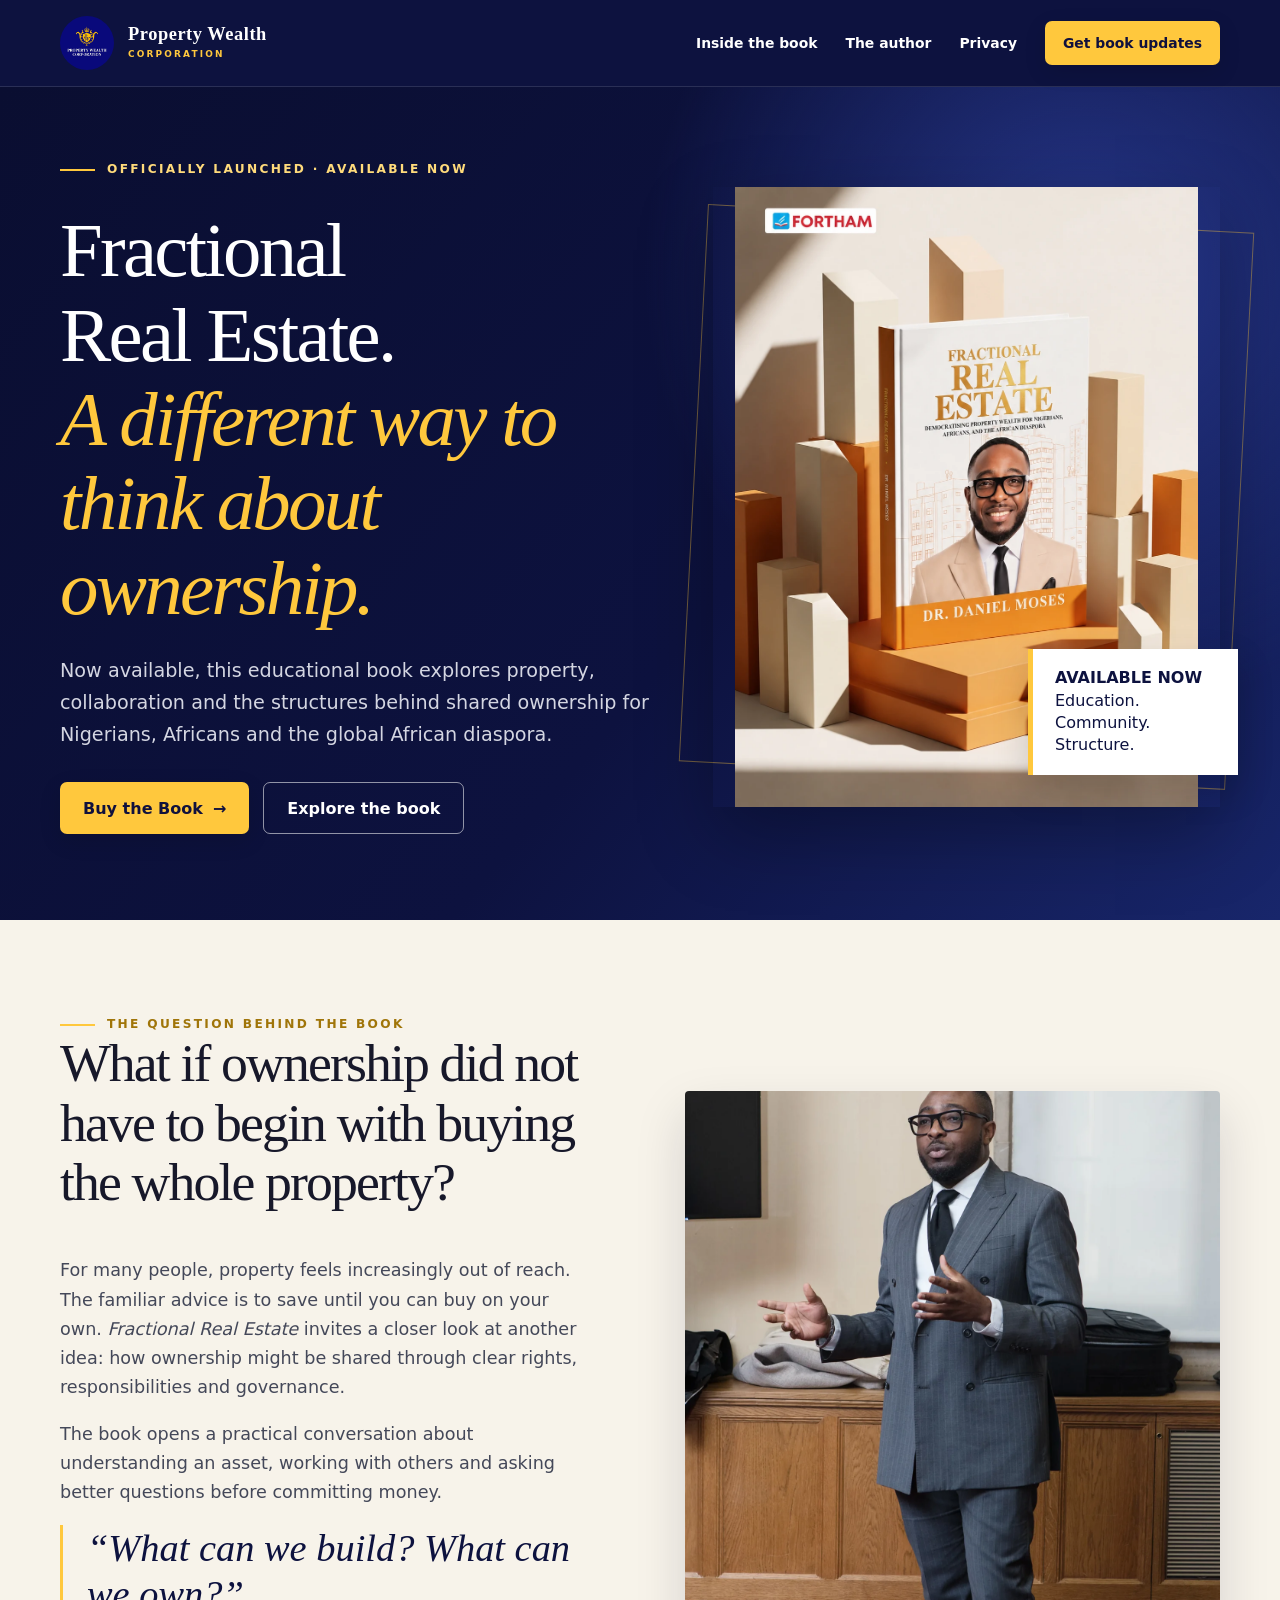
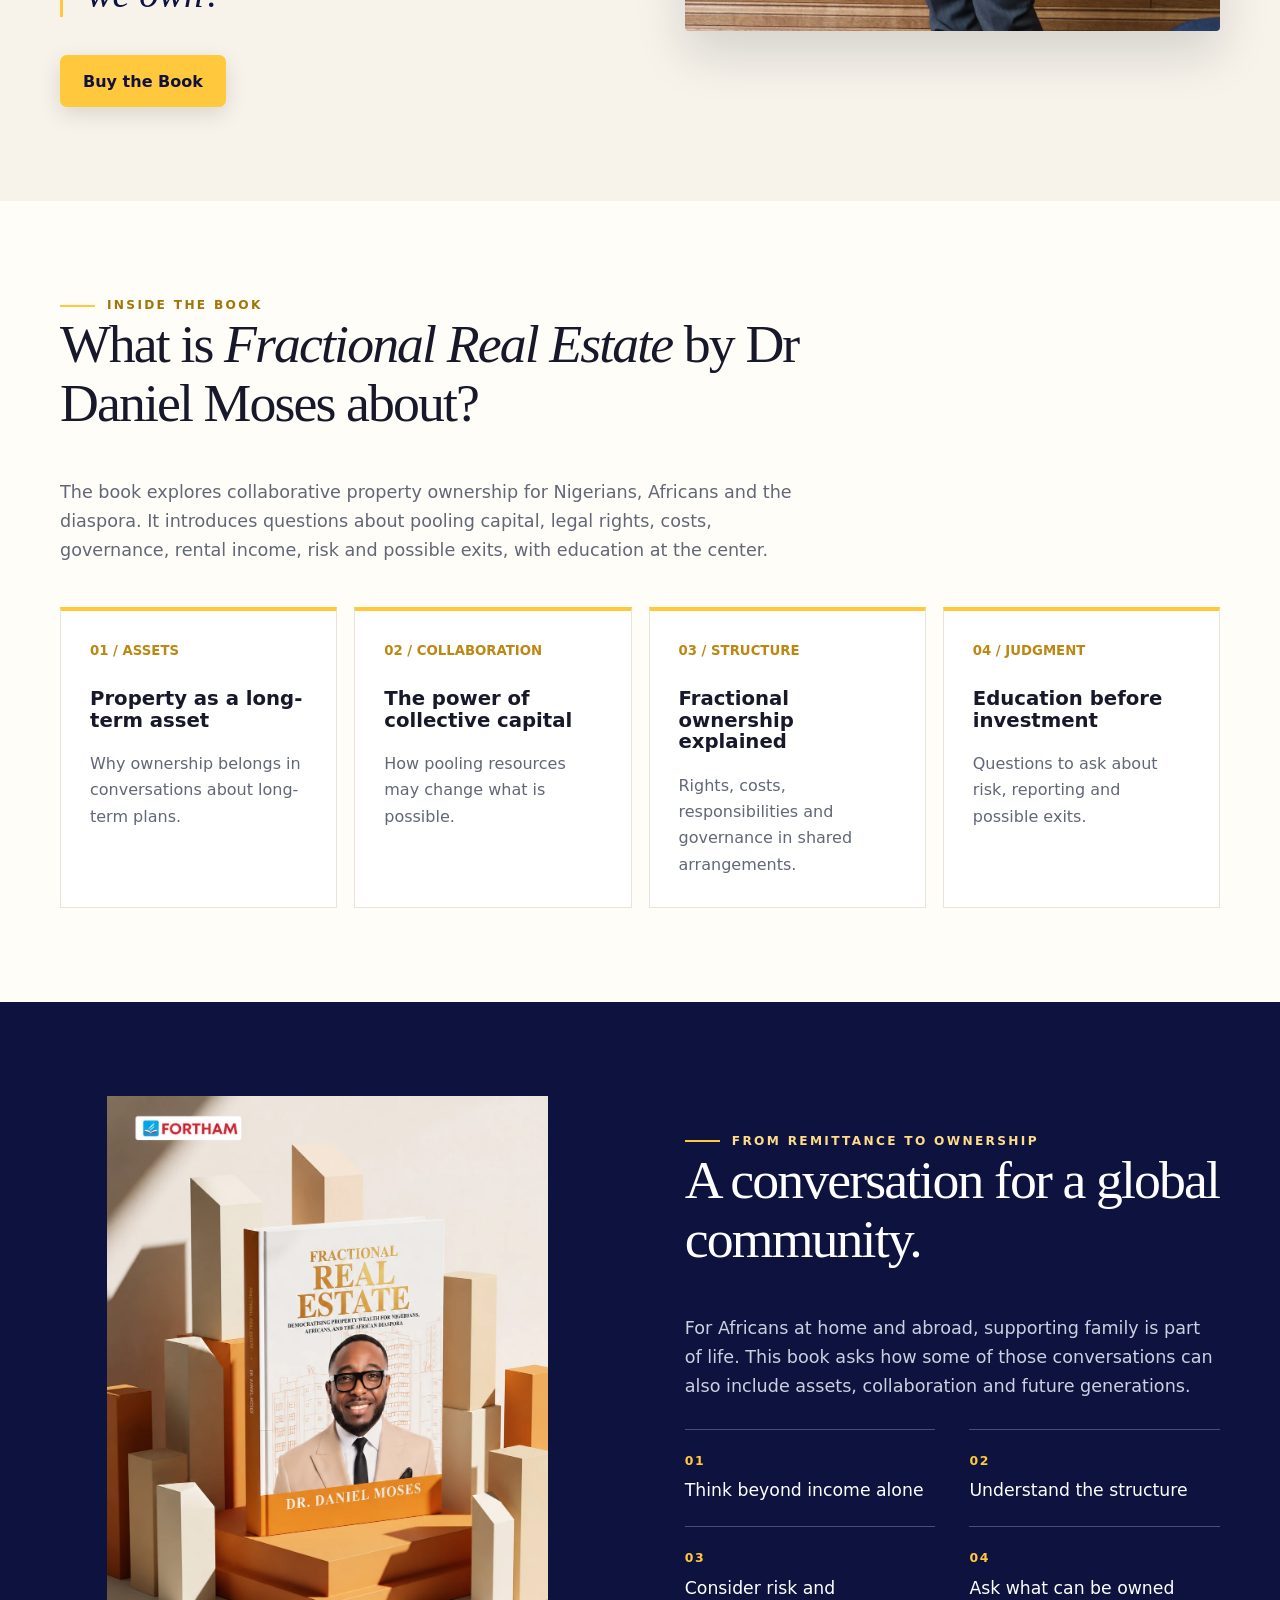
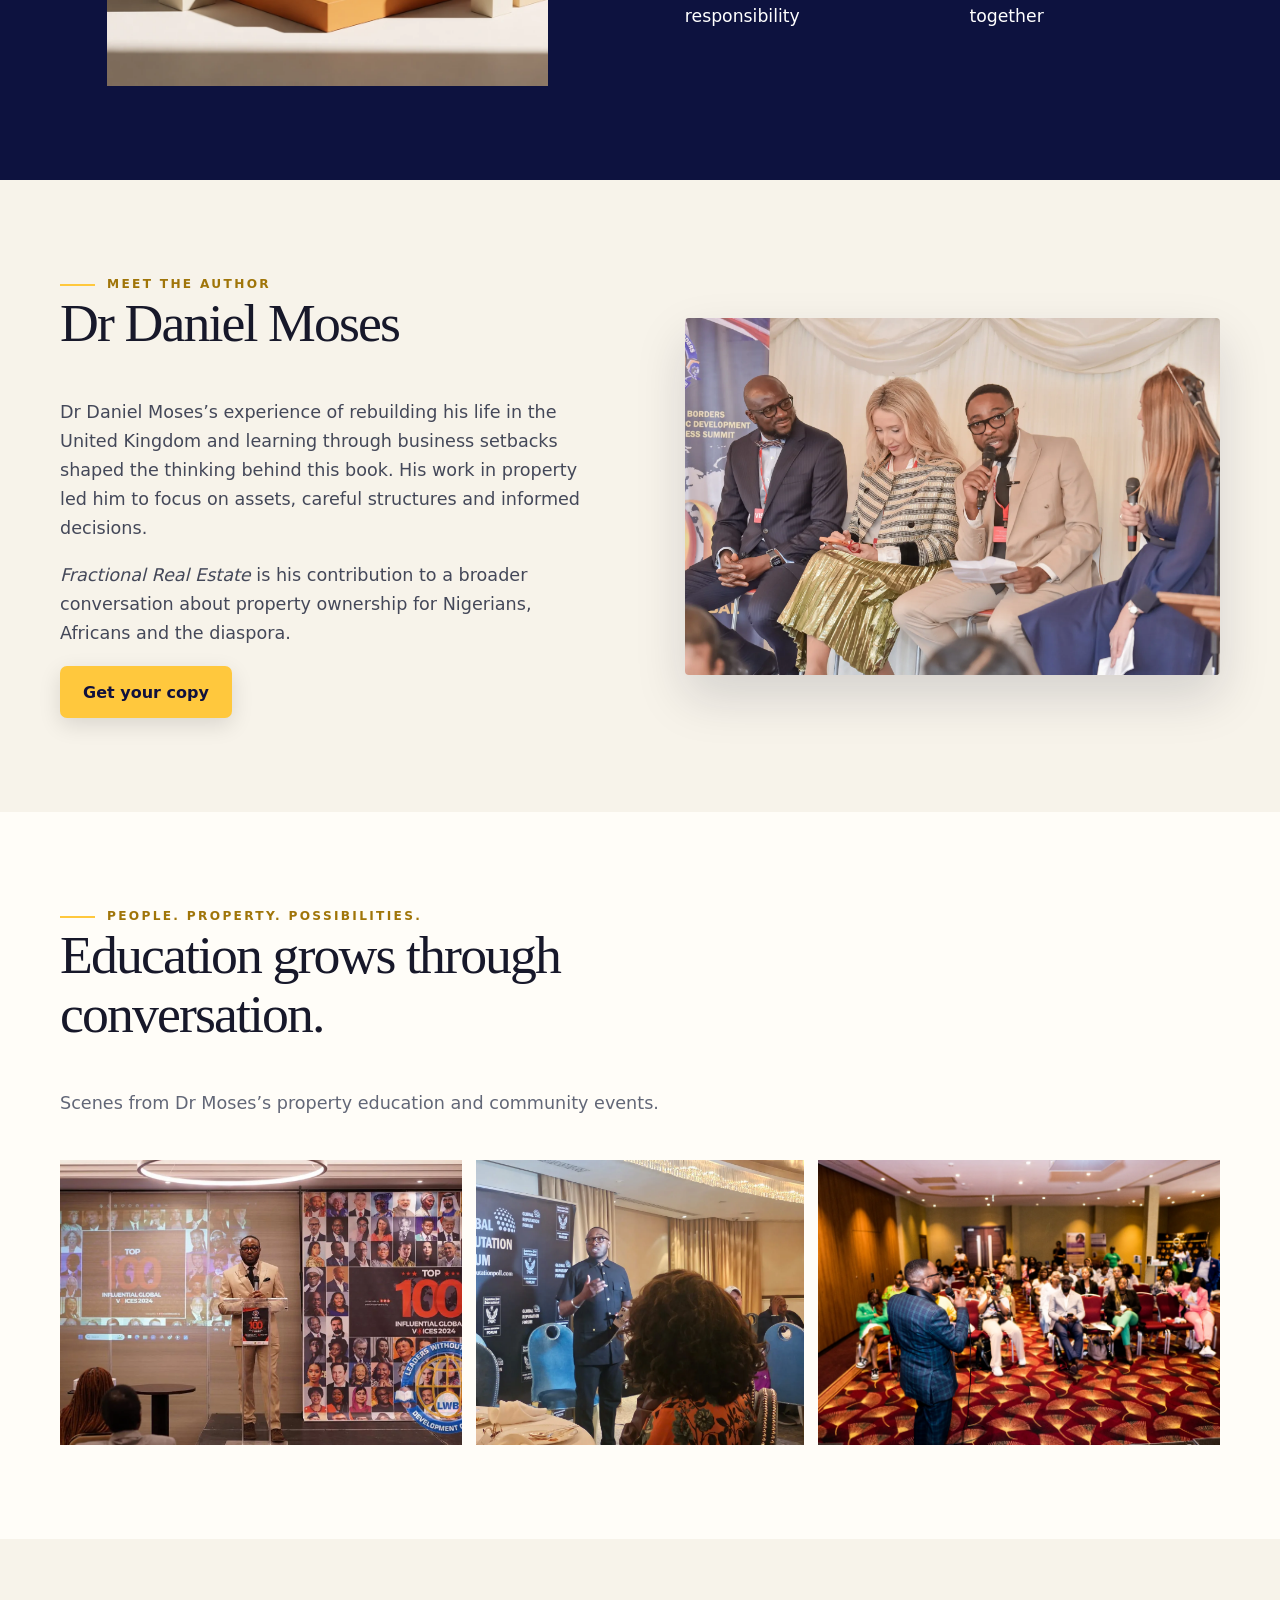
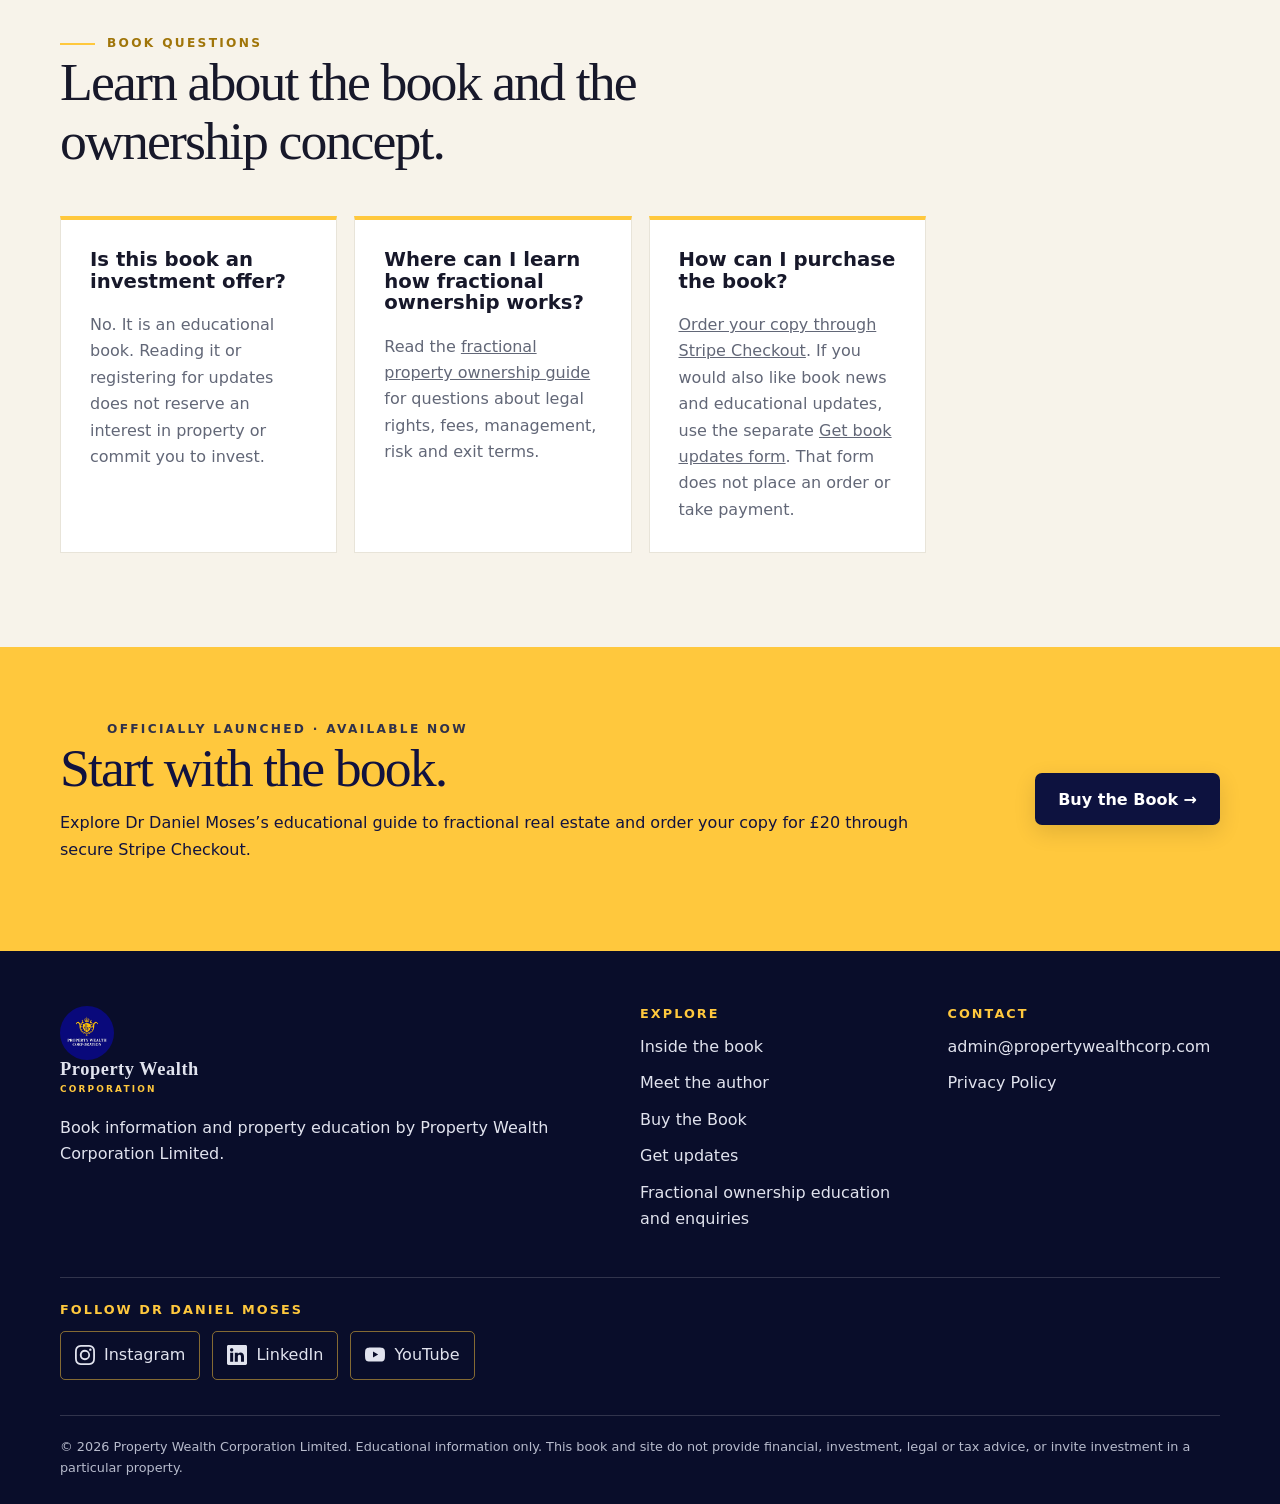
<file: index.html>
<!doctype html><html lang="en"><head><meta charset="utf-8"><meta name="google-site-verification" content="OR-Pc8WTIj2CAglZZyAZ1Y0zHDVDRDXWeaP4wM5EGl0" /><meta name="viewport" content="width=device-width,initial-scale=1"><meta name="description" content="Fractional Real Estate by Dr Daniel Moses has officially launched. Explore this educational book on shared property ownership and order your copy for £20."><title>Fractional Real Estate Book by Dr Daniel Moses | PWC</title><link rel="canonical" href="https://danielmoses.fractionalrealestate.propertywealthcorp.com/"><meta name="robots" content="index,follow,max-image-preview:large"><meta property="og:type" content="website"><meta property="og:site_name" content="Property Wealth Corporation"><meta property="og:title" content="Fractional Real Estate Book by Dr Daniel Moses"><meta property="og:description" content="Fractional Real Estate has officially launched. Discover the book by Dr Daniel Moses and order your copy for £20."><meta property="og:url" content="https://danielmoses.fractionalrealestate.propertywealthcorp.com/"><meta property="og:image" content="https://danielmoses.fractionalrealestate.propertywealthcorp.com/assets/book-cover.webp"><meta name="twitter:card" content="summary_large_image"><script type="application/ld+json">{"@context":"https://schema.org","@type":"Book","name":"Fractional Real Estate","author":{"@type":"Person","name":"Dr Daniel Moses"},"publisher":{"@type":"Organization","name":"Property Wealth Corporation"},"url":"https://danielmoses.fractionalrealestate.propertywealthcorp.com/","image":"https://danielmoses.fractionalrealestate.propertywealthcorp.com/assets/book-cover.webp","inLanguage":"en"}</script><link rel="icon" href="assets/pwc-logo.jpg"><link rel="stylesheet" href="styles.css"></head><body><a class="skip" href="#main">Skip to content</a><header class="site-header"><div class="wrap header-inner"><a class="brand" href="./"><img src="assets/pwc-logo.jpg" alt="Property Wealth Corporation logo"><span>Property Wealth<small>CORPORATION</small></span></a><nav class="nav" aria-label="Primary navigation"><a href="#inside">Inside the book</a><a href="#author">The author</a><a href="privacy-policy/">Privacy</a><a class="btn" href="opt-in/">Get book updates</a></nav></div></header><main id="main"><section class="hero"><div class="wrap hero-grid"><div><div class="eyebrow">Officially launched · Available now</div><h1>Fractional<br>Real Estate<span aria-hidden="true">.</span><br><em>A different way to think about ownership.</em></h1><p class="lead">Now available, this educational book explores property, collaboration and the structures behind shared ownership for Nigerians, Africans and the global African diaspora.</p><div class="actions"><a class="btn" href="https://buy.stripe.com/8x228r2u41ne5BU0bfcAo0d">Buy the Book <span aria-hidden="true">→</span></a><a class="btn btn-outline" href="#inside">Explore the book</a></div></div><div class="book-display"><img src="assets/book-cover.webp" alt="Cover of Fractional Real Estate by Dr Daniel Moses" fetchpriority="high" width="1084" height="1451"><div class="book-chip">AVAILABLE NOW<br><span style="font-weight:400">Education. Community. Structure.</span></div></div></div></section><section class="section cream"><div class="wrap split"><div><div class="eyebrow">The question behind the book</div><h2>What if ownership did not have to begin with buying the whole property?</h2><div class="prose"><p>For many people, property feels increasingly out of reach. The familiar advice is to save until you can buy on your own. <em>Fractional Real Estate</em> invites a closer look at another idea: how ownership might be shared through clear rights, responsibilities and governance.</p><p>The book opens a practical conversation about understanding an asset, working with others and asking better questions before committing money.</p></div><p class="quote">“What can we build? What can we own?”</p><a class="btn" href="https://buy.stripe.com/8x228r2u41ne5BU0bfcAo0d">Buy the Book</a></div><div class="photo-frame"><img src="assets/author-event.webp" alt="Dr Daniel Moses speaking at an educational event" loading="lazy"></div></div></section><section class="section" id="inside"><div class="wrap"><div class="section-intro"><div class="eyebrow">Inside the book</div><h2>What is <em>Fractional Real Estate</em> by Dr Daniel Moses about?</h2><p>The book explores collaborative property ownership for Nigerians, Africans and the diaspora. It introduces questions about pooling capital, legal rights, costs, governance, rental income, risk and possible exits, with education at the center.</p></div><div class="cards"><article class="card"><span>01 / ASSETS</span><h3>Property as a long-term asset</h3><p>Why ownership belongs in conversations about long-term plans.</p></article><article class="card"><span>02 / COLLABORATION</span><h3>The power of collective capital</h3><p>How pooling resources may change what is possible.</p></article><article class="card"><span>03 / STRUCTURE</span><h3>Fractional ownership explained</h3><p>Rights, costs, responsibilities and governance in shared arrangements.</p></article><article class="card"><span>04 / JUDGMENT</span><h3>Education before investment</h3><p>Questions to ask about risk, reporting and possible exits.</p></article></div></div></section><section class="section dark"><div class="wrap split"><div class="book-side"><img src="assets/book-cover.webp" alt="Fractional Real Estate book cover" loading="lazy"></div><div><div class="eyebrow">From remittance to ownership</div><h2>A conversation for a global community.</h2><p class="prose">For Africans at home and abroad, supporting family is part of life. This book asks how some of those conversations can also include assets, collaboration and future generations.</p><ul class="book-list"><li><b>01</b>Think beyond income alone</li><li><b>02</b>Understand the structure</li><li><b>03</b>Consider risk and responsibility</li><li><b>04</b>Ask what can be owned together</li></ul></div></div></section><section class="section cream" id="author"><div class="wrap split"><div><div class="eyebrow">Meet the author</div><h2>Dr Daniel Moses</h2><div class="prose"><p>Dr Daniel Moses’s experience of rebuilding his life in the United Kingdom and learning through business setbacks shaped the thinking behind this book. His work in property led him to focus on assets, careful structures and informed decisions.</p><p><em>Fractional Real Estate</em> is his contribution to a broader conversation about property ownership for Nigerians, Africans and the diaspora.</p></div><a class="btn" href="https://buy.stripe.com/8x228r2u41ne5BU0bfcAo0d">Get your copy</a></div><div class="photo-frame"><img src="assets/author-portrait.webp" alt="Dr Daniel Moses participating in a property discussion" loading="lazy"></div></div></section><section class="section"><div class="wrap"><div class="section-intro"><div class="eyebrow">People. Property. Possibilities.</div><h2>Education grows through conversation.</h2><p>Scenes from Dr Moses’s property education and community events.</p></div><div class="image-strip"><img src="assets/community-1.webp" alt="Dr Moses speaking at an educational event" loading="lazy"><img src="assets/community-2.webp" alt="Dr Moses speaking with attendees" loading="lazy"><img src="assets/community-event.webp" alt="Property education event audience" loading="lazy"></div></div></section><section class="section cream" aria-labelledby="book-questions"><div class="wrap"><div class="section-intro"><div class="eyebrow">Book questions</div><h2 id="book-questions">Learn about the book and the ownership concept.</h2></div><div class="cards"><article class="card"><h3>Is this book an investment offer?</h3><p>No. It is an educational book. Reading it or registering for updates does not reserve an interest in property or commit you to invest.</p></article><article class="card"><h3>Where can I learn how fractional ownership works?</h3><p>Read the <a href="https://fractional.propertywealthcorp.com/fractional-property-ownership-guide/">fractional property ownership guide</a> for questions about legal rights, fees, management, risk and exit terms.</p></article><article class="card"><h3>How can I purchase the book?</h3><p><a href="https://buy.stripe.com/8x228r2u41ne5BU0bfcAo0d">Order your copy through Stripe Checkout</a>. If you would also like book news and educational updates, use the separate <a href="opt-in/">Get book updates form</a>. That form does not place an order or take payment.</p></article></div></div></section><section class="cta-band"><div class="wrap split"><div><div class="eyebrow" style="color:#30314a">Officially launched · Available now</div><h2>Start with the book.</h2><p>Explore Dr Daniel Moses’s educational guide to fractional real estate and order your copy for £20 through secure Stripe Checkout.</p></div><a class="btn" href="https://buy.stripe.com/8x228r2u41ne5BU0bfcAo0d">Buy the Book →</a></div></section></main><footer class="footer"><div class="wrap"><div class="footer-grid"><div><a class="brand" href="./"><img src="assets/pwc-logo.jpg" alt=""><span>Property Wealth<small>CORPORATION</small></span></a><p>Book information and property education by Property Wealth Corporation Limited.</p></div><div><h3>EXPLORE</h3><a href="#inside">Inside the book</a><br><a href="#author">Meet the author</a><br><a href="https://buy.stripe.com/8x228r2u41ne5BU0bfcAo0d">Buy the Book</a><br><a href="opt-in/">Get updates</a><br><a href="https://fractional.propertywealthcorp.com/">Fractional ownership education and enquiries</a></div><div><h3>CONTACT</h3><a href="mailto:admin@propertywealthcorp.com">admin@propertywealthcorp.com</a><br><a href="privacy-policy/">Privacy Policy</a></div></div><div class="footer-social"><h3>FOLLOW DR DANIEL MOSES</h3><nav class="social-links" aria-label="Dr Daniel Moses social media">
      <a href="https://www.instagram.com/dr.danielmoses/" target="_blank" rel="noopener noreferrer" aria-label="Dr Daniel Moses on Instagram (opens in a new tab)">
        <svg aria-hidden="true" focusable="false" viewBox="0 0 16 16" xmlns="http://www.w3.org/2000/svg"><path d="M8 0C5.829 0 5.556.01 4.703.048 3.85.088 3.269.222 2.76.42a3.9 3.9 0 0 0-1.417.923A3.9 3.9 0 0 0 .42 2.76C.222 3.268.087 3.85.048 4.7.01 5.555 0 5.827 0 8.001c0 2.172.01 2.444.048 3.297.04.852.174 1.433.372 1.942.205.526.478.972.923 1.417.444.445.89.719 1.416.923.51.198 1.09.333 1.942.372C5.555 15.99 5.827 16 8 16s2.444-.01 3.298-.048c.851-.04 1.434-.174 1.943-.372a3.9 3.9 0 0 0 1.416-.923c.445-.445.718-.891.923-1.417.197-.509.332-1.09.372-1.942C15.99 10.445 16 10.173 16 8s-.01-2.445-.048-3.299c-.04-.851-.175-1.433-.372-1.941a3.9 3.9 0 0 0-.923-1.417A3.9 3.9 0 0 0 13.24.42c-.51-.198-1.092-.333-1.943-.372C10.443.01 10.172 0 7.998 0zm-.717 1.442h.718c2.136 0 2.389.007 3.232.046.78.035 1.204.166 1.486.275.373.145.64.319.92.599s.453.546.598.92c.11.281.24.705.275 1.485.039.843.047 1.096.047 3.231s-.008 2.389-.047 3.232c-.035.78-.166 1.203-.275 1.485a2.5 2.5 0 0 1-.599.919c-.28.28-.546.453-.92.598-.28.11-.704.24-1.485.276-.843.038-1.096.047-3.232.047s-2.39-.009-3.233-.047c-.78-.036-1.203-.166-1.485-.276a2.5 2.5 0 0 1-.92-.598 2.5 2.5 0 0 1-.6-.92c-.109-.281-.24-.705-.275-1.485-.038-.843-.046-1.096-.046-3.233s.008-2.388.046-3.231c.036-.78.166-1.204.276-1.486.145-.373.319-.64.599-.92s.546-.453.92-.598c.282-.11.705-.24 1.485-.276.738-.034 1.024-.044 2.515-.045zm4.988 1.328a.96.96 0 1 0 0 1.92.96.96 0 0 0 0-1.92m-4.27 1.122a4.109 4.109 0 1 0 0 8.217 4.109 4.109 0 0 0 0-8.217m0 1.441a2.667 2.667 0 1 1 0 5.334 2.667 2.667 0 0 1 0-5.334"/></svg>
        <span>Instagram</span>
      </a>
      <a href="https://www.linkedin.com/in/drdanielmoses/" target="_blank" rel="noopener noreferrer" aria-label="Dr Daniel Moses on LinkedIn (opens in a new tab)">
        <svg aria-hidden="true" focusable="false" viewBox="0 0 16 16" xmlns="http://www.w3.org/2000/svg"><path d="M0 1.146C0 .513.526 0 1.175 0h13.65C15.474 0 16 .513 16 1.146v13.708c0 .633-.526 1.146-1.175 1.146H1.175C.526 16 0 15.487 0 14.854zm4.943 12.248V6.169H2.542v7.225zm-1.2-8.212c.837 0 1.358-.554 1.358-1.248-.015-.709-.52-1.248-1.342-1.248S2.4 3.226 2.4 3.934c0 .694.521 1.248 1.327 1.248zm4.908 8.212V9.359c0-.216.016-.432.08-.586.173-.431.568-.878 1.232-.878.869 0 1.216.662 1.216 1.634v3.865h2.401V9.25c0-2.22-1.184-3.252-2.764-3.252-1.274 0-1.845.7-2.165 1.193v.025h-.016l.016-.025V6.169h-2.4c.03.678 0 7.225 0 7.225z"/></svg>
        <span>LinkedIn</span>
      </a>
      <a href="https://www.youtube.com/@DrDanielMoses" target="_blank" rel="noopener noreferrer" aria-label="Dr Daniel Moses on YouTube (opens in a new tab)">
        <svg aria-hidden="true" focusable="false" viewBox="0 0 16 16" xmlns="http://www.w3.org/2000/svg"><path d="M8.051 1.999h.089c.822.003 4.987.033 6.11.335a2.01 2.01 0 0 1 1.415 1.42c.101.38.172.883.22 1.402l.01.104.022.26.008.104c.065.914.073 1.77.074 1.957v.075c-.001.194-.01 1.108-.082 2.06l-.008.105-.009.104c-.05.572-.124 1.14-.235 1.558a2.01 2.01 0 0 1-1.415 1.42c-1.16.312-5.569.334-6.18.335h-.142c-.309 0-1.587-.006-2.927-.052l-.17-.006-.087-.004-.171-.007-.171-.007c-1.11-.049-2.167-.128-2.654-.26a2.01 2.01 0 0 1-1.415-1.419c-.111-.417-.185-.986-.235-1.558L.09 9.82l-.008-.104A31 31 0 0 1 0 7.68v-.123c.002-.215.01-.958.064-1.778l.007-.103.003-.052.008-.104.022-.26.01-.104c.048-.519.119-1.023.22-1.402a2.01 2.01 0 0 1 1.415-1.42c.487-.13 1.544-.21 2.654-.26l.17-.007.172-.006.086-.003.171-.007A100 100 0 0 1 7.858 2zM6.4 5.209v4.818l4.157-2.408z"/></svg>
        <span>YouTube</span>
      </a>
    </nav></div><div class="footer-bottom">© 2026 Property Wealth Corporation Limited. Educational information only. This book and site do not provide financial, investment, legal or tax advice, or invite investment in a particular property.</div></div></footer></body></html>
</file>
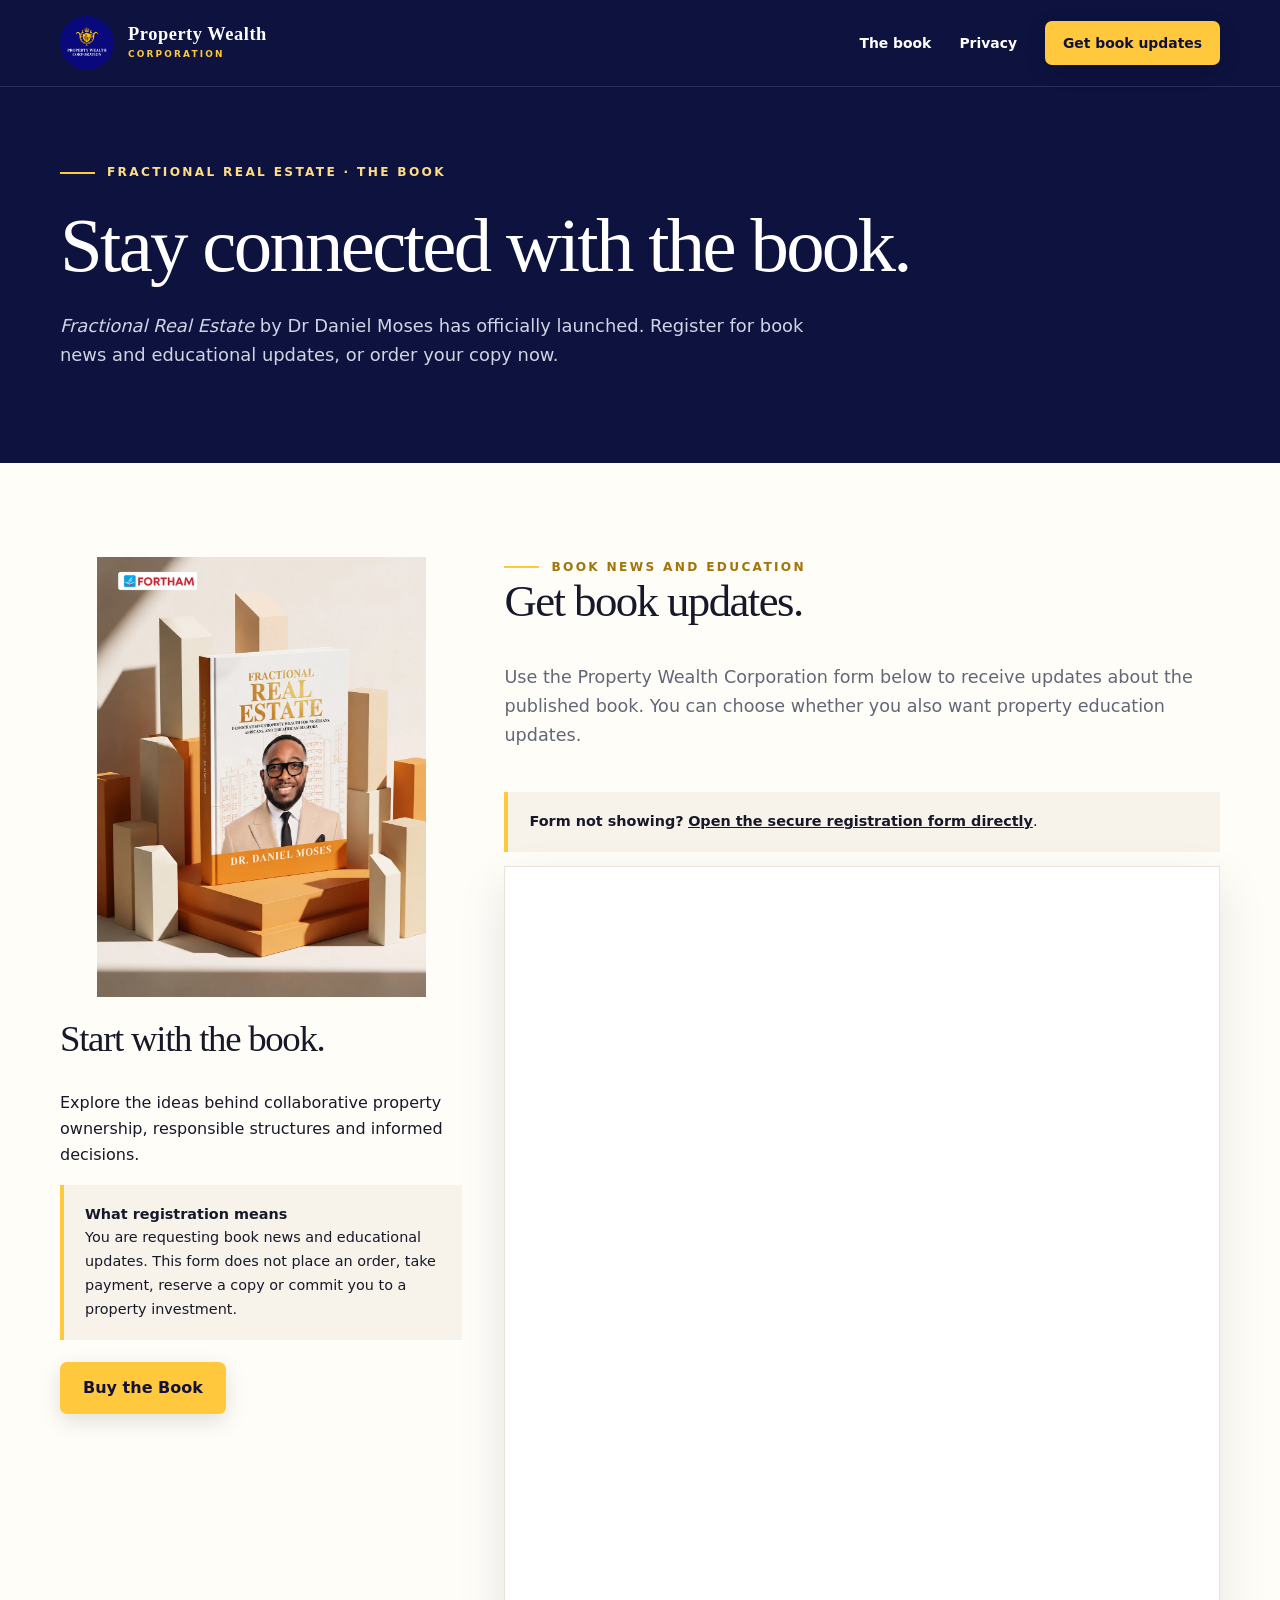
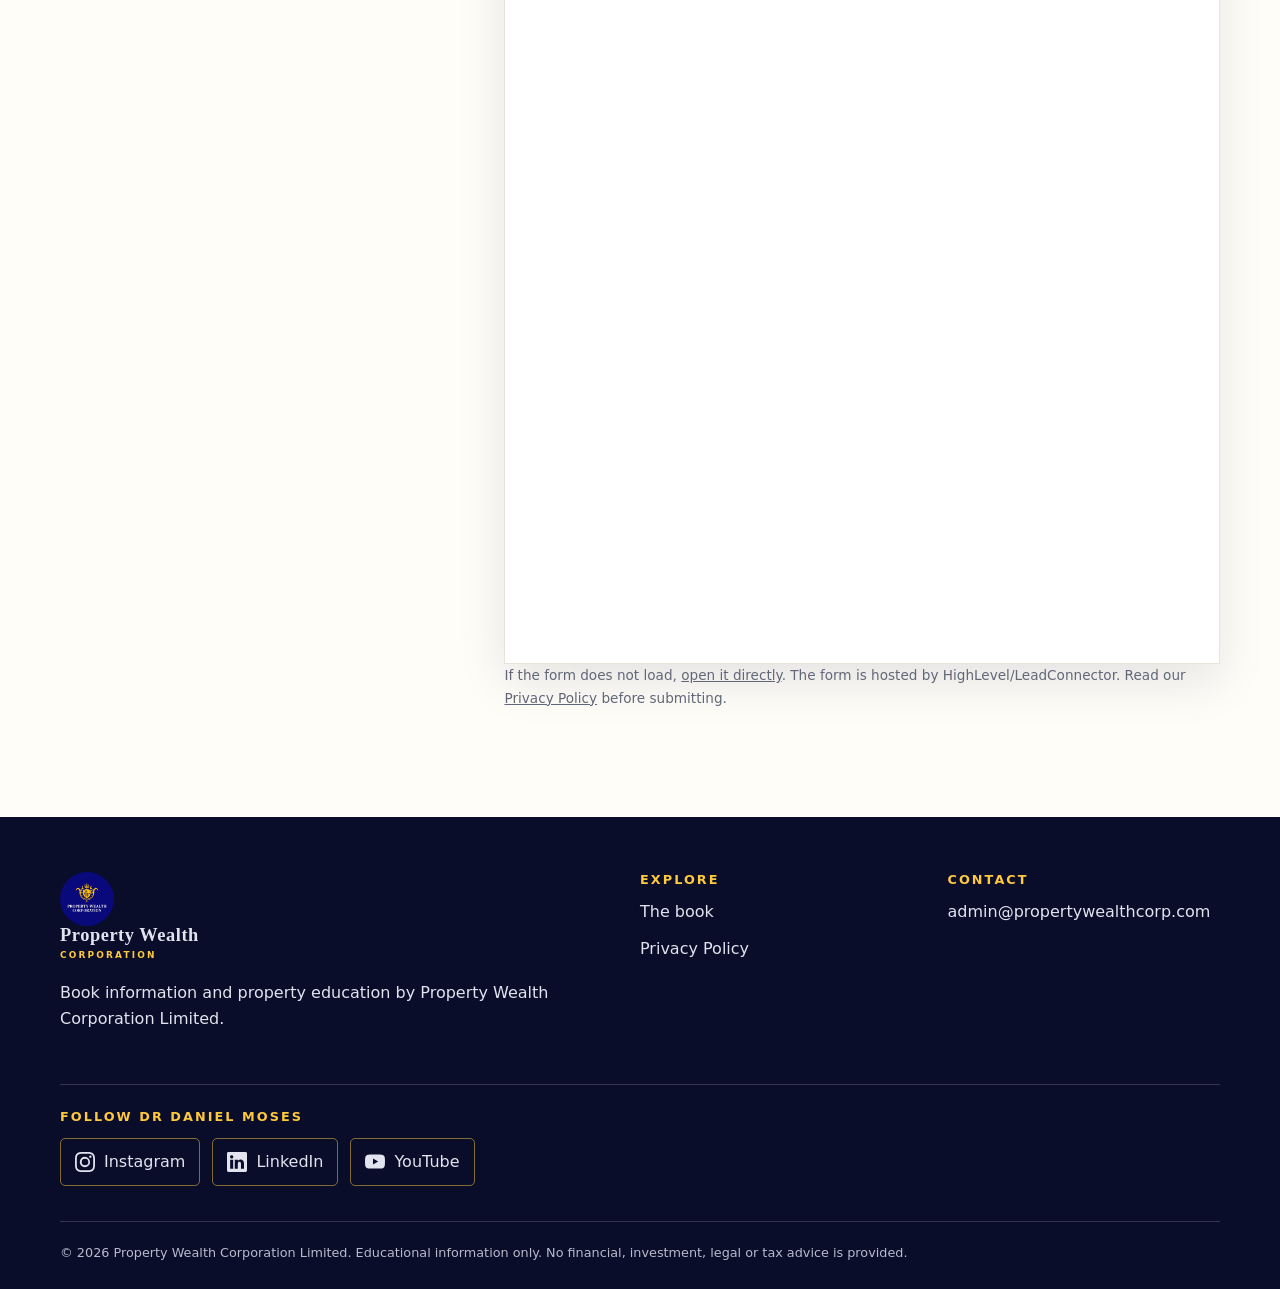
<file: opt-in/index.html>
<!doctype html><html lang="en"><head><meta charset="utf-8"><meta name="viewport" content="width=device-width,initial-scale=1"><meta name="description" content="Fractional Real Estate by Dr Daniel Moses is available now. Sign up for book news and educational updates or order your copy for £20."><title>Get Fractional Real Estate Book Updates | Dr Daniel Moses</title><link rel="canonical" href="https://danielmoses.fractionalrealestate.propertywealthcorp.com/opt-in/"><meta name="robots" content="index,follow,max-image-preview:large"><link rel="icon" href="../assets/pwc-logo.jpg"><link rel="stylesheet" href="../styles.css"></head><body><a class="skip" href="#main">Skip to content</a><header class="site-header"><div class="wrap header-inner"><a class="brand" href="../"><img src="../assets/pwc-logo.jpg" alt="Property Wealth Corporation logo"><span>Property Wealth<small>CORPORATION</small></span></a><nav class="nav" aria-label="Primary navigation"><a href="../">The book</a><a href="../privacy-policy/">Privacy</a><a class="btn" href="#book-form">Get book updates</a></nav></div></header><main id="main"><section class="subhero"><div class="wrap"><div class="eyebrow">Fractional Real Estate · The book</div><h1>Stay connected with the book.</h1><p><em>Fractional Real Estate</em> by Dr Daniel Moses has officially launched. Register for book news and educational updates, or order your copy now.</p></div></section><section class="section"><div class="wrap form-layout"><aside class="form-aside"><img src="../assets/book-cover.webp" alt="Cover of Fractional Real Estate by Dr Daniel Moses"><h2 style="font-size:2.3rem;margin-top:22px">Start with the book.</h2><p>Explore the ideas behind collaborative property ownership, responsible structures and informed decisions.</p><div class="notice"><strong>What registration means</strong><br>You are requesting book news and educational updates. This form does not place an order, take payment, reserve a copy or commit you to a property investment.</div><p style="margin-top:22px"><a class="btn" href="https://buy.stripe.com/8x228r2u41ne5BU0bfcAo0d">Buy the Book</a></p></aside><div><div class="section-intro"><div class="eyebrow">Book news and education</div><h2 style="font-size:2.8rem">Get book updates.</h2><p>Use the Property Wealth Corporation form below to receive updates about the published book. You can choose whether you also want property education updates.</p></div><p class="notice"><strong>Form not showing?</strong> <a href="https://go.propertywealthcorp.com/widget/form/pvuKqRyH6G9nLjAVkCAN">Open the secure registration form directly</a>.</p><div class="form-panel" id="book-form"><iframe src="https://go.propertywealthcorp.com/widget/form/pvuKqRyH6G9nLjAVkCAN" id="inline-pvuKqRyH6G9nLjAVkCAN" title="Property Wealth Corporation book registration form" loading="eager" referrerpolicy="strict-origin-when-cross-origin"></iframe></div><p class="fine">If the form does not load, <a href="https://go.propertywealthcorp.com/widget/form/pvuKqRyH6G9nLjAVkCAN">open it directly</a>. The form is hosted by HighLevel/LeadConnector. Read our <a href="../privacy-policy/">Privacy Policy</a> before submitting.</p></div></div></section></main><footer class="footer"><div class="wrap"><div class="footer-grid"><div><a class="brand" href="../"><img src="../assets/pwc-logo.jpg" alt=""><span>Property Wealth<small>CORPORATION</small></span></a><p>Book information and property education by Property Wealth Corporation Limited.</p></div><div><h3>EXPLORE</h3><a href="../">The book</a><br><a href="../privacy-policy/">Privacy Policy</a></div><div><h3>CONTACT</h3><a href="mailto:admin@propertywealthcorp.com">admin@propertywealthcorp.com</a></div></div><div class="footer-social"><h3>FOLLOW DR DANIEL MOSES</h3><nav class="social-links" aria-label="Dr Daniel Moses social media">
      <a href="https://www.instagram.com/dr.danielmoses/" target="_blank" rel="noopener noreferrer" aria-label="Dr Daniel Moses on Instagram (opens in a new tab)">
        <svg aria-hidden="true" focusable="false" viewBox="0 0 16 16" xmlns="http://www.w3.org/2000/svg"><path d="M8 0C5.829 0 5.556.01 4.703.048 3.85.088 3.269.222 2.76.42a3.9 3.9 0 0 0-1.417.923A3.9 3.9 0 0 0 .42 2.76C.222 3.268.087 3.85.048 4.7.01 5.555 0 5.827 0 8.001c0 2.172.01 2.444.048 3.297.04.852.174 1.433.372 1.942.205.526.478.972.923 1.417.444.445.89.719 1.416.923.51.198 1.09.333 1.942.372C5.555 15.99 5.827 16 8 16s2.444-.01 3.298-.048c.851-.04 1.434-.174 1.943-.372a3.9 3.9 0 0 0 1.416-.923c.445-.445.718-.891.923-1.417.197-.509.332-1.09.372-1.942C15.99 10.445 16 10.173 16 8s-.01-2.445-.048-3.299c-.04-.851-.175-1.433-.372-1.941a3.9 3.9 0 0 0-.923-1.417A3.9 3.9 0 0 0 13.24.42c-.51-.198-1.092-.333-1.943-.372C10.443.01 10.172 0 7.998 0zm-.717 1.442h.718c2.136 0 2.389.007 3.232.046.78.035 1.204.166 1.486.275.373.145.64.319.92.599s.453.546.598.92c.11.281.24.705.275 1.485.039.843.047 1.096.047 3.231s-.008 2.389-.047 3.232c-.035.78-.166 1.203-.275 1.485a2.5 2.5 0 0 1-.599.919c-.28.28-.546.453-.92.598-.28.11-.704.24-1.485.276-.843.038-1.096.047-3.232.047s-2.39-.009-3.233-.047c-.78-.036-1.203-.166-1.485-.276a2.5 2.5 0 0 1-.92-.598 2.5 2.5 0 0 1-.6-.92c-.109-.281-.24-.705-.275-1.485-.038-.843-.046-1.096-.046-3.233s.008-2.388.046-3.231c.036-.78.166-1.204.276-1.486.145-.373.319-.64.599-.92s.546-.453.92-.598c.282-.11.705-.24 1.485-.276.738-.034 1.024-.044 2.515-.045zm4.988 1.328a.96.96 0 1 0 0 1.92.96.96 0 0 0 0-1.92m-4.27 1.122a4.109 4.109 0 1 0 0 8.217 4.109 4.109 0 0 0 0-8.217m0 1.441a2.667 2.667 0 1 1 0 5.334 2.667 2.667 0 0 1 0-5.334"/></svg>
        <span>Instagram</span>
      </a>
      <a href="https://www.linkedin.com/in/drdanielmoses/" target="_blank" rel="noopener noreferrer" aria-label="Dr Daniel Moses on LinkedIn (opens in a new tab)">
        <svg aria-hidden="true" focusable="false" viewBox="0 0 16 16" xmlns="http://www.w3.org/2000/svg"><path d="M0 1.146C0 .513.526 0 1.175 0h13.65C15.474 0 16 .513 16 1.146v13.708c0 .633-.526 1.146-1.175 1.146H1.175C.526 16 0 15.487 0 14.854zm4.943 12.248V6.169H2.542v7.225zm-1.2-8.212c.837 0 1.358-.554 1.358-1.248-.015-.709-.52-1.248-1.342-1.248S2.4 3.226 2.4 3.934c0 .694.521 1.248 1.327 1.248zm4.908 8.212V9.359c0-.216.016-.432.08-.586.173-.431.568-.878 1.232-.878.869 0 1.216.662 1.216 1.634v3.865h2.401V9.25c0-2.22-1.184-3.252-2.764-3.252-1.274 0-1.845.7-2.165 1.193v.025h-.016l.016-.025V6.169h-2.4c.03.678 0 7.225 0 7.225z"/></svg>
        <span>LinkedIn</span>
      </a>
      <a href="https://www.youtube.com/@DrDanielMoses" target="_blank" rel="noopener noreferrer" aria-label="Dr Daniel Moses on YouTube (opens in a new tab)">
        <svg aria-hidden="true" focusable="false" viewBox="0 0 16 16" xmlns="http://www.w3.org/2000/svg"><path d="M8.051 1.999h.089c.822.003 4.987.033 6.11.335a2.01 2.01 0 0 1 1.415 1.42c.101.38.172.883.22 1.402l.01.104.022.26.008.104c.065.914.073 1.77.074 1.957v.075c-.001.194-.01 1.108-.082 2.06l-.008.105-.009.104c-.05.572-.124 1.14-.235 1.558a2.01 2.01 0 0 1-1.415 1.42c-1.16.312-5.569.334-6.18.335h-.142c-.309 0-1.587-.006-2.927-.052l-.17-.006-.087-.004-.171-.007-.171-.007c-1.11-.049-2.167-.128-2.654-.26a2.01 2.01 0 0 1-1.415-1.419c-.111-.417-.185-.986-.235-1.558L.09 9.82l-.008-.104A31 31 0 0 1 0 7.68v-.123c.002-.215.01-.958.064-1.778l.007-.103.003-.052.008-.104.022-.26.01-.104c.048-.519.119-1.023.22-1.402a2.01 2.01 0 0 1 1.415-1.42c.487-.13 1.544-.21 2.654-.26l.17-.007.172-.006.086-.003.171-.007A100 100 0 0 1 7.858 2zM6.4 5.209v4.818l4.157-2.408z"/></svg>
        <span>YouTube</span>
      </a>
    </nav></div><div class="footer-bottom">© 2026 Property Wealth Corporation Limited. Educational information only. No financial, investment, legal or tax advice is provided.</div></div></footer></body></html>
</file>
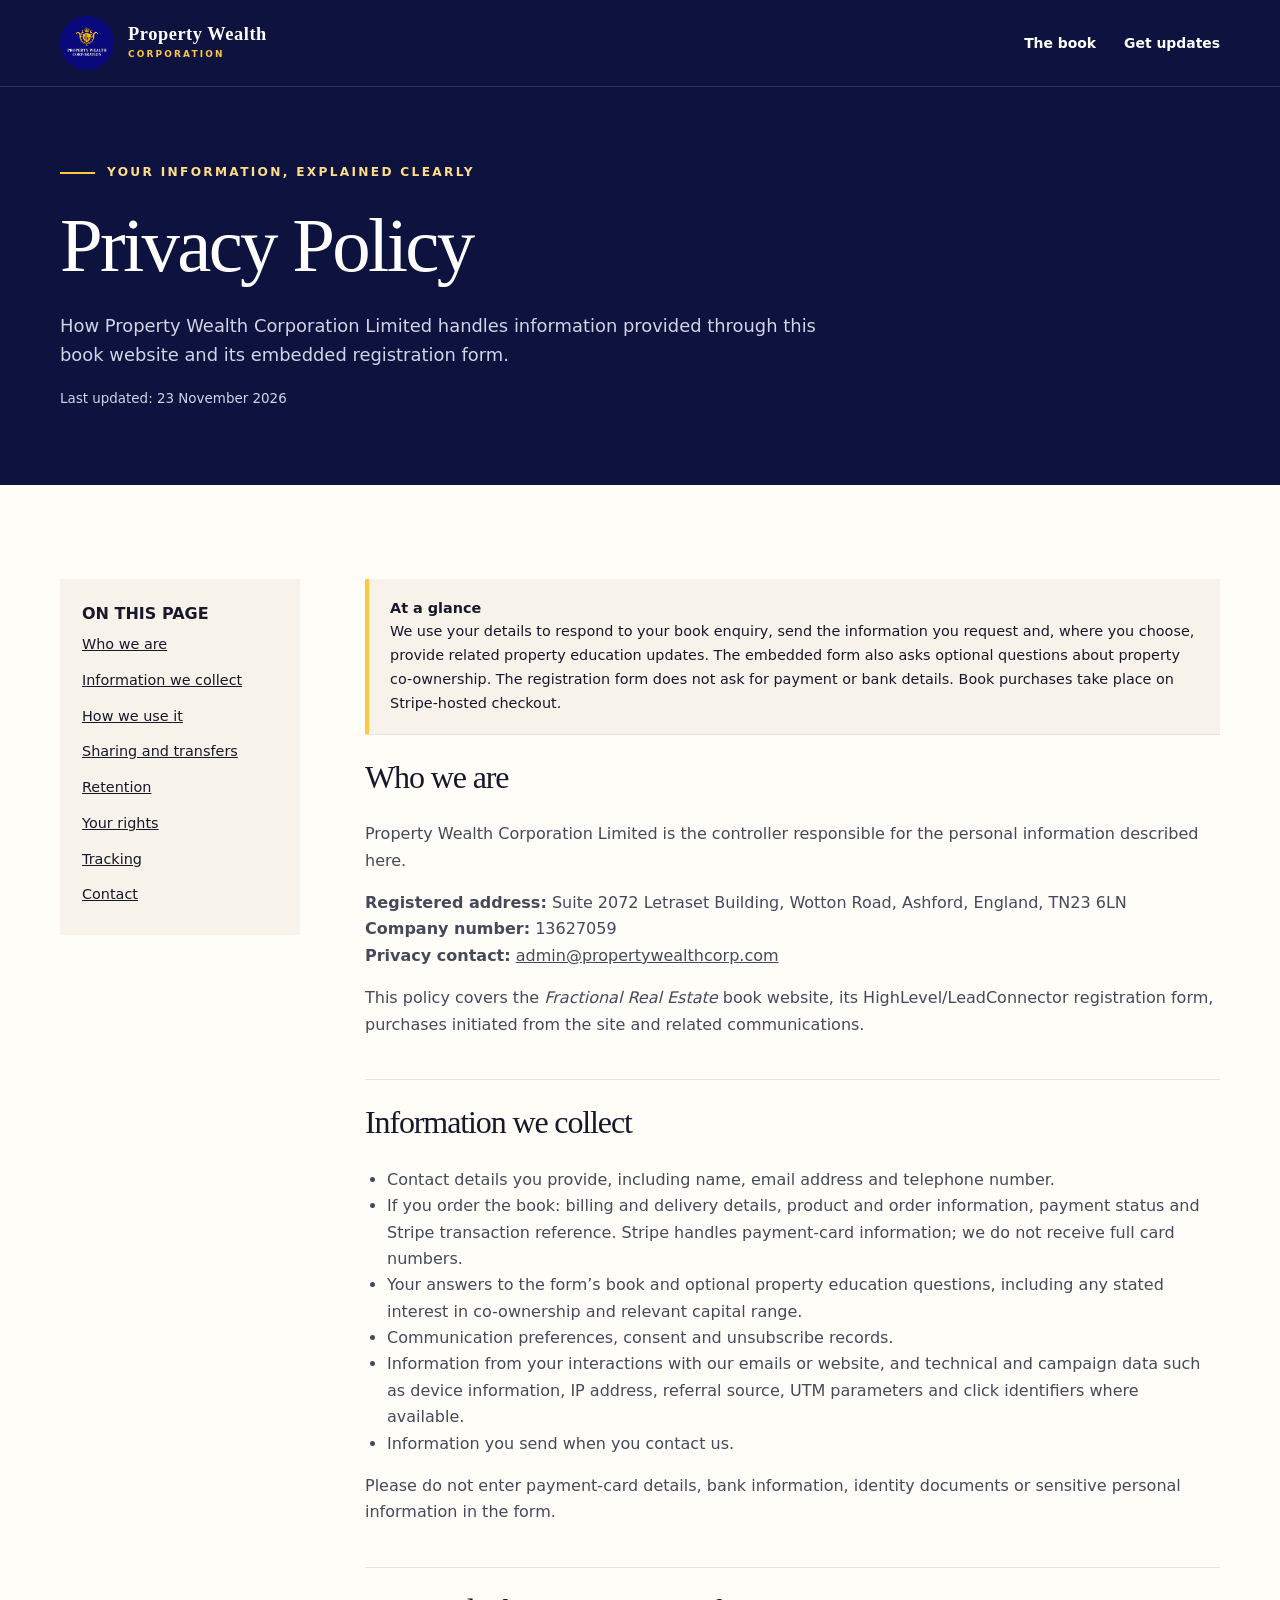
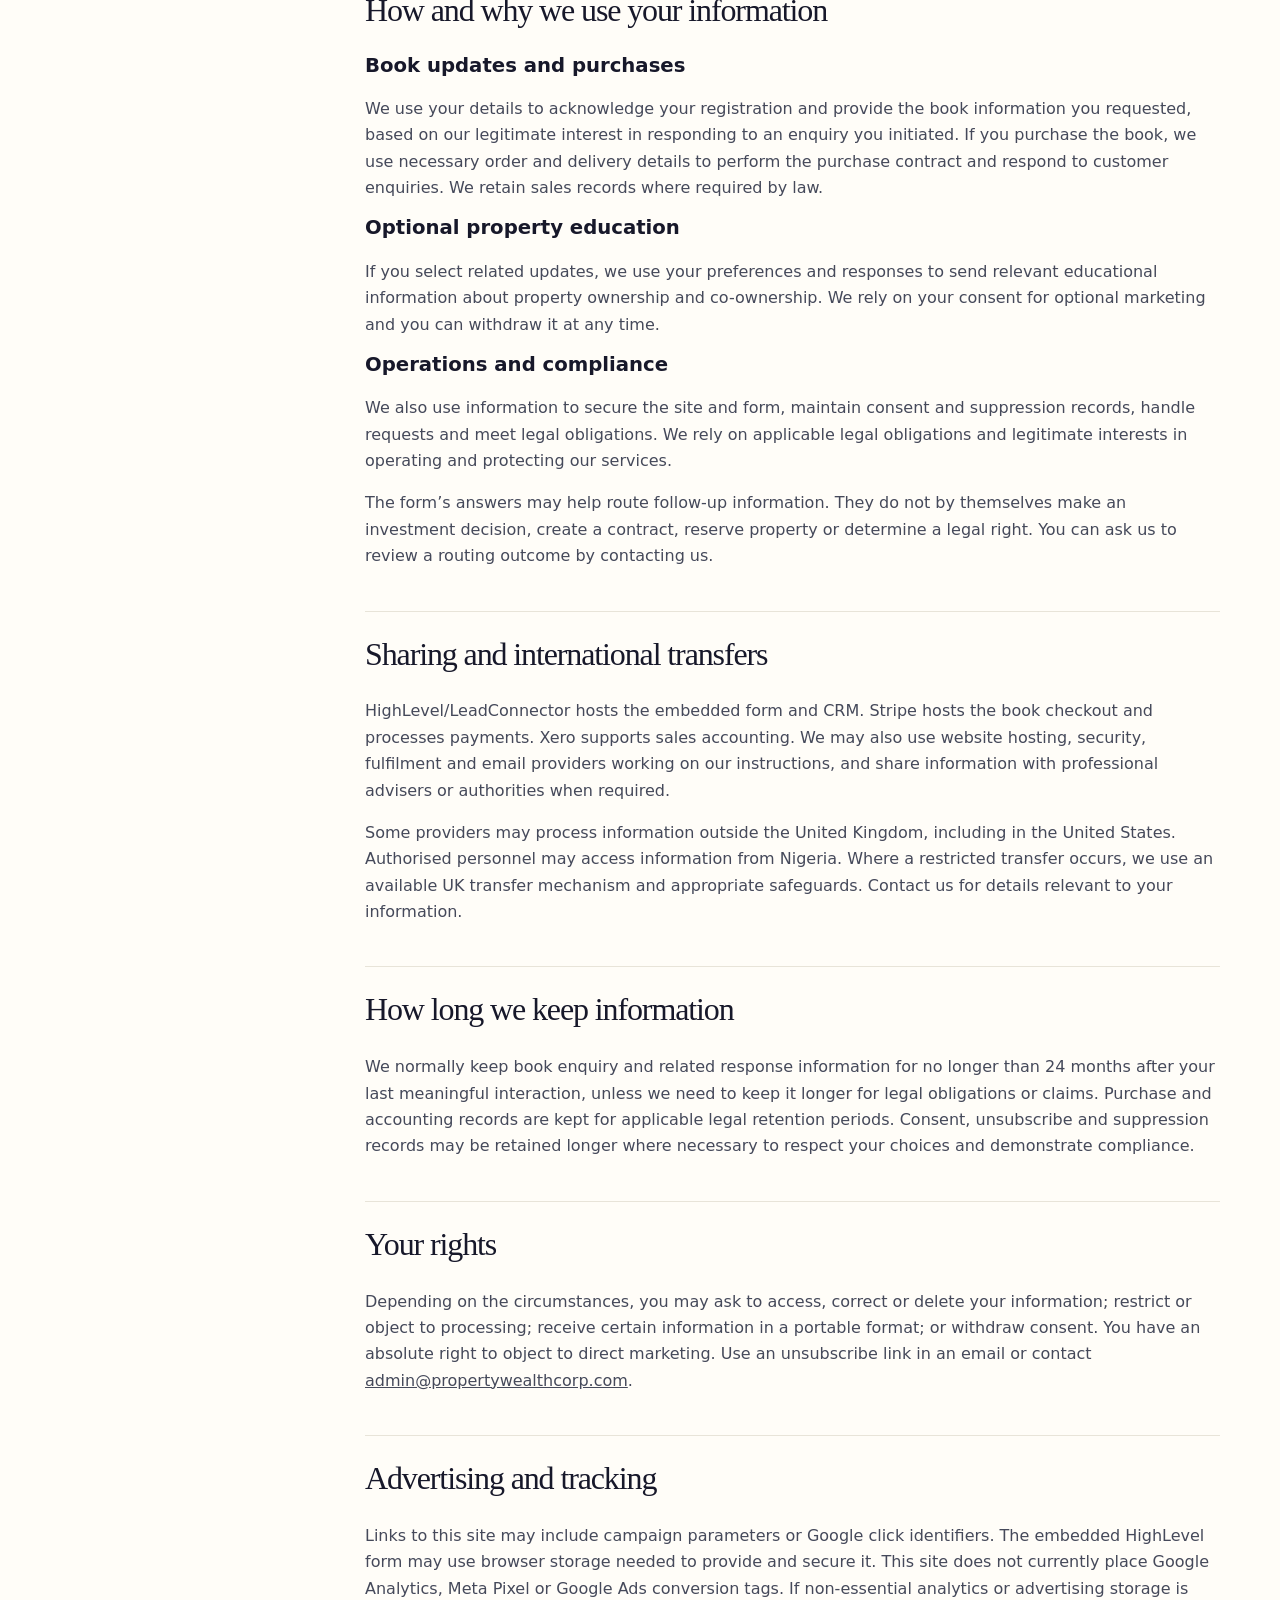
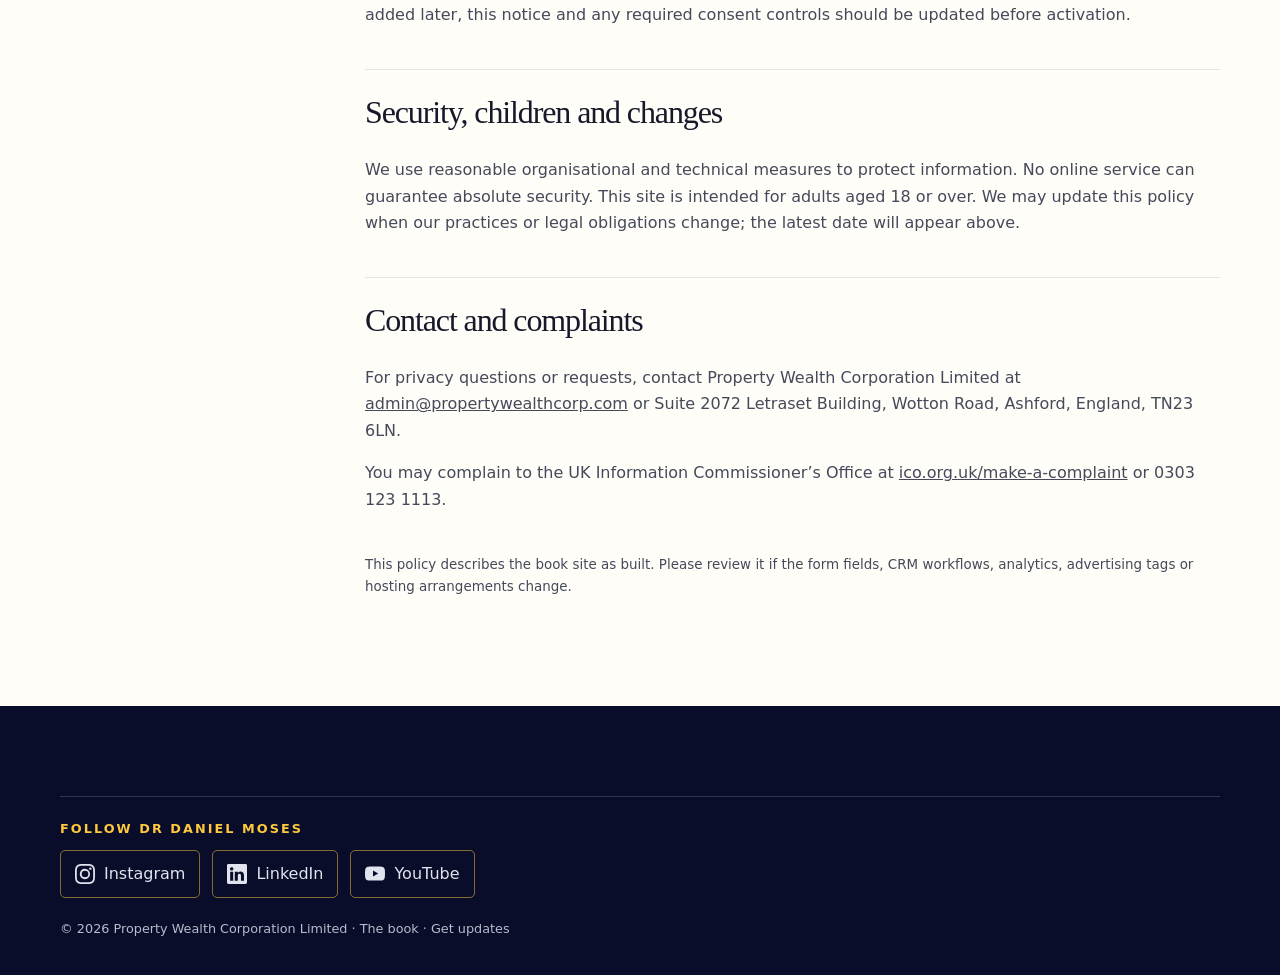
<file: privacy-policy/index.html>
<!doctype html><html lang="en"><head><meta charset="utf-8"><meta name="viewport" content="width=device-width,initial-scale=1"><meta name="description" content="How Property Wealth Corporation Limited handles information submitted through the Fractional Real Estate book website and registration form."><title>Book Site Privacy Policy | Property Wealth Corporation</title><link rel="canonical" href="https://danielmoses.fractionalrealestate.propertywealthcorp.com/privacy-policy/"><link rel="icon" href="../assets/pwc-logo.jpg"><link rel="stylesheet" href="../styles.css"></head><body><a class="skip" href="#main">Skip to content</a><header class="site-header"><div class="wrap header-inner"><a class="brand" href="../"><img src="../assets/pwc-logo.jpg" alt="Property Wealth Corporation logo"><span>Property Wealth<small>CORPORATION</small></span></a><nav class="nav" aria-label="Primary navigation"><a href="../">The book</a><a href="../opt-in/">Get updates</a></nav></div></header><main id="main"><section class="subhero"><div class="wrap"><div class="eyebrow">Your information, explained clearly</div><h1>Privacy Policy</h1><p>How Property Wealth Corporation Limited handles information provided through this book website and its embedded registration form.</p><div class="legal-small" style="color:#d0d4e4">Last updated: 23 November 2026</div></div></section><div class="wrap section policy"><nav class="policy-nav" aria-label="Privacy policy sections"><strong>ON THIS PAGE</strong><a href="#who">Who we are</a><a href="#collect">Information we collect</a><a href="#use">How we use it</a><a href="#sharing">Sharing and transfers</a><a href="#retention">Retention</a><a href="#rights">Your rights</a><a href="#tracking">Tracking</a><a href="#contact">Contact</a></nav><div class="policy-content"><div class="notice"><strong>At a glance</strong><br>We use your details to respond to your book enquiry, send the information you request and, where you choose, provide related property education updates. The embedded form also asks optional questions about property co-ownership. The registration form does not ask for payment or bank details. Book purchases take place on Stripe-hosted checkout.</div><section id="who"><h2>Who we are</h2><p>Property Wealth Corporation Limited is the controller responsible for the personal information described here.</p><p><strong>Registered address:</strong> Suite 2072 Letraset Building, Wotton Road, Ashford, England, TN23 6LN<br><strong>Company number:</strong> 13627059<br><strong>Privacy contact:</strong> <a href="mailto:admin@propertywealthcorp.com">admin@propertywealthcorp.com</a></p><p>This policy covers the <em>Fractional Real Estate</em> book website, its HighLevel/LeadConnector registration form, purchases initiated from the site and related communications.</p></section><section id="collect"><h2>Information we collect</h2><ul><li>Contact details you provide, including name, email address and telephone number.</li><li>If you order the book: billing and delivery details, product and order information, payment status and Stripe transaction reference. Stripe handles payment-card information; we do not receive full card numbers.</li><li>Your answers to the form’s book and optional property education questions, including any stated interest in co-ownership and relevant capital range.</li><li>Communication preferences, consent and unsubscribe records.</li><li>Information from your interactions with our emails or website, and technical and campaign data such as device information, IP address, referral source, UTM parameters and click identifiers where available.</li><li>Information you send when you contact us.</li></ul><p>Please do not enter payment-card details, bank information, identity documents or sensitive personal information in the form.</p></section><section id="use"><h2>How and why we use your information</h2><h3>Book updates and purchases</h3><p>We use your details to acknowledge your registration and provide the book information you requested, based on our legitimate interest in responding to an enquiry you initiated. If you purchase the book, we use necessary order and delivery details to perform the purchase contract and respond to customer enquiries. We retain sales records where required by law.</p><h3>Optional property education</h3><p>If you select related updates, we use your preferences and responses to send relevant educational information about property ownership and co-ownership. We rely on your consent for optional marketing and you can withdraw it at any time.</p><h3>Operations and compliance</h3><p>We also use information to secure the site and form, maintain consent and suppression records, handle requests and meet legal obligations. We rely on applicable legal obligations and legitimate interests in operating and protecting our services.</p><p>The form’s answers may help route follow-up information. They do not by themselves make an investment decision, create a contract, reserve property or determine a legal right. You can ask us to review a routing outcome by contacting us.</p></section><section id="sharing"><h2>Sharing and international transfers</h2><p>HighLevel/LeadConnector hosts the embedded form and CRM. Stripe hosts the book checkout and processes payments. Xero supports sales accounting. We may also use website hosting, security, fulfilment and email providers working on our instructions, and share information with professional advisers or authorities when required.</p><p>Some providers may process information outside the United Kingdom, including in the United States. Authorised personnel may access information from Nigeria. Where a restricted transfer occurs, we use an available UK transfer mechanism and appropriate safeguards. Contact us for details relevant to your information.</p></section><section id="retention"><h2>How long we keep information</h2><p>We normally keep book enquiry and related response information for no longer than 24 months after your last meaningful interaction, unless we need to keep it longer for legal obligations or claims. Purchase and accounting records are kept for applicable legal retention periods. Consent, unsubscribe and suppression records may be retained longer where necessary to respect your choices and demonstrate compliance.</p></section><section id="rights"><h2>Your rights</h2><p>Depending on the circumstances, you may ask to access, correct or delete your information; restrict or object to processing; receive certain information in a portable format; or withdraw consent. You have an absolute right to object to direct marketing. Use an unsubscribe link in an email or contact <a href="mailto:admin@propertywealthcorp.com">admin@propertywealthcorp.com</a>.</p></section><section id="tracking"><h2>Advertising and tracking</h2><p>Links to this site may include campaign parameters or Google click identifiers. The embedded HighLevel form may use browser storage needed to provide and secure it. This site does not currently place Google Analytics, Meta Pixel or Google Ads conversion tags. If non-essential analytics or advertising storage is added later, this notice and any required consent controls should be updated before activation.</p></section><section><h2>Security, children and changes</h2><p>We use reasonable organisational and technical measures to protect information. No online service can guarantee absolute security. This site is intended for adults aged 18 or over. We may update this policy when our practices or legal obligations change; the latest date will appear above.</p></section><section id="contact"><h2>Contact and complaints</h2><p>For privacy questions or requests, contact Property Wealth Corporation Limited at <a href="mailto:admin@propertywealthcorp.com">admin@propertywealthcorp.com</a> or Suite 2072 Letraset Building, Wotton Road, Ashford, England, TN23 6LN.</p><p>You may complain to the UK Information Commissioner’s Office at <a href="https://ico.org.uk/make-a-complaint/">ico.org.uk/make-a-complaint</a> or 0303 123 1113.</p></section><p class="legal-small">This policy describes the book site as built. Please review it if the form fields, CRM workflows, analytics, advertising tags or hosting arrangements change.</p></div></div></main><footer class="footer"><div class="wrap"><div class="footer-social"><h3>FOLLOW DR DANIEL MOSES</h3><nav class="social-links" aria-label="Dr Daniel Moses social media">
      <a href="https://www.instagram.com/dr.danielmoses/" target="_blank" rel="noopener noreferrer" aria-label="Dr Daniel Moses on Instagram (opens in a new tab)">
        <svg aria-hidden="true" focusable="false" viewBox="0 0 16 16" xmlns="http://www.w3.org/2000/svg"><path d="M8 0C5.829 0 5.556.01 4.703.048 3.85.088 3.269.222 2.76.42a3.9 3.9 0 0 0-1.417.923A3.9 3.9 0 0 0 .42 2.76C.222 3.268.087 3.85.048 4.7.01 5.555 0 5.827 0 8.001c0 2.172.01 2.444.048 3.297.04.852.174 1.433.372 1.942.205.526.478.972.923 1.417.444.445.89.719 1.416.923.51.198 1.09.333 1.942.372C5.555 15.99 5.827 16 8 16s2.444-.01 3.298-.048c.851-.04 1.434-.174 1.943-.372a3.9 3.9 0 0 0 1.416-.923c.445-.445.718-.891.923-1.417.197-.509.332-1.09.372-1.942C15.99 10.445 16 10.173 16 8s-.01-2.445-.048-3.299c-.04-.851-.175-1.433-.372-1.941a3.9 3.9 0 0 0-.923-1.417A3.9 3.9 0 0 0 13.24.42c-.51-.198-1.092-.333-1.943-.372C10.443.01 10.172 0 7.998 0zm-.717 1.442h.718c2.136 0 2.389.007 3.232.046.78.035 1.204.166 1.486.275.373.145.64.319.92.599s.453.546.598.92c.11.281.24.705.275 1.485.039.843.047 1.096.047 3.231s-.008 2.389-.047 3.232c-.035.78-.166 1.203-.275 1.485a2.5 2.5 0 0 1-.599.919c-.28.28-.546.453-.92.598-.28.11-.704.24-1.485.276-.843.038-1.096.047-3.232.047s-2.39-.009-3.233-.047c-.78-.036-1.203-.166-1.485-.276a2.5 2.5 0 0 1-.92-.598 2.5 2.5 0 0 1-.6-.92c-.109-.281-.24-.705-.275-1.485-.038-.843-.046-1.096-.046-3.233s.008-2.388.046-3.231c.036-.78.166-1.204.276-1.486.145-.373.319-.64.599-.92s.546-.453.92-.598c.282-.11.705-.24 1.485-.276.738-.034 1.024-.044 2.515-.045zm4.988 1.328a.96.96 0 1 0 0 1.92.96.96 0 0 0 0-1.92m-4.27 1.122a4.109 4.109 0 1 0 0 8.217 4.109 4.109 0 0 0 0-8.217m0 1.441a2.667 2.667 0 1 1 0 5.334 2.667 2.667 0 0 1 0-5.334"/></svg>
        <span>Instagram</span>
      </a>
      <a href="https://www.linkedin.com/in/drdanielmoses/" target="_blank" rel="noopener noreferrer" aria-label="Dr Daniel Moses on LinkedIn (opens in a new tab)">
        <svg aria-hidden="true" focusable="false" viewBox="0 0 16 16" xmlns="http://www.w3.org/2000/svg"><path d="M0 1.146C0 .513.526 0 1.175 0h13.65C15.474 0 16 .513 16 1.146v13.708c0 .633-.526 1.146-1.175 1.146H1.175C.526 16 0 15.487 0 14.854zm4.943 12.248V6.169H2.542v7.225zm-1.2-8.212c.837 0 1.358-.554 1.358-1.248-.015-.709-.52-1.248-1.342-1.248S2.4 3.226 2.4 3.934c0 .694.521 1.248 1.327 1.248zm4.908 8.212V9.359c0-.216.016-.432.08-.586.173-.431.568-.878 1.232-.878.869 0 1.216.662 1.216 1.634v3.865h2.401V9.25c0-2.22-1.184-3.252-2.764-3.252-1.274 0-1.845.7-2.165 1.193v.025h-.016l.016-.025V6.169h-2.4c.03.678 0 7.225 0 7.225z"/></svg>
        <span>LinkedIn</span>
      </a>
      <a href="https://www.youtube.com/@DrDanielMoses" target="_blank" rel="noopener noreferrer" aria-label="Dr Daniel Moses on YouTube (opens in a new tab)">
        <svg aria-hidden="true" focusable="false" viewBox="0 0 16 16" xmlns="http://www.w3.org/2000/svg"><path d="M8.051 1.999h.089c.822.003 4.987.033 6.11.335a2.01 2.01 0 0 1 1.415 1.42c.101.38.172.883.22 1.402l.01.104.022.26.008.104c.065.914.073 1.77.074 1.957v.075c-.001.194-.01 1.108-.082 2.06l-.008.105-.009.104c-.05.572-.124 1.14-.235 1.558a2.01 2.01 0 0 1-1.415 1.42c-1.16.312-5.569.334-6.18.335h-.142c-.309 0-1.587-.006-2.927-.052l-.17-.006-.087-.004-.171-.007-.171-.007c-1.11-.049-2.167-.128-2.654-.26a2.01 2.01 0 0 1-1.415-1.419c-.111-.417-.185-.986-.235-1.558L.09 9.82l-.008-.104A31 31 0 0 1 0 7.68v-.123c.002-.215.01-.958.064-1.778l.007-.103.003-.052.008-.104.022-.26.01-.104c.048-.519.119-1.023.22-1.402a2.01 2.01 0 0 1 1.415-1.42c.487-.13 1.544-.21 2.654-.26l.17-.007.172-.006.086-.003.171-.007A100 100 0 0 1 7.858 2zM6.4 5.209v4.818l4.157-2.408z"/></svg>
        <span>YouTube</span>
      </a>
    </nav></div><div class="footer-bottom" style="border:0;margin:0">© 2026 Property Wealth Corporation Limited · <a href="../">The book</a> · <a href="../opt-in/">Get updates</a></div></div></footer></body></html>
</file>
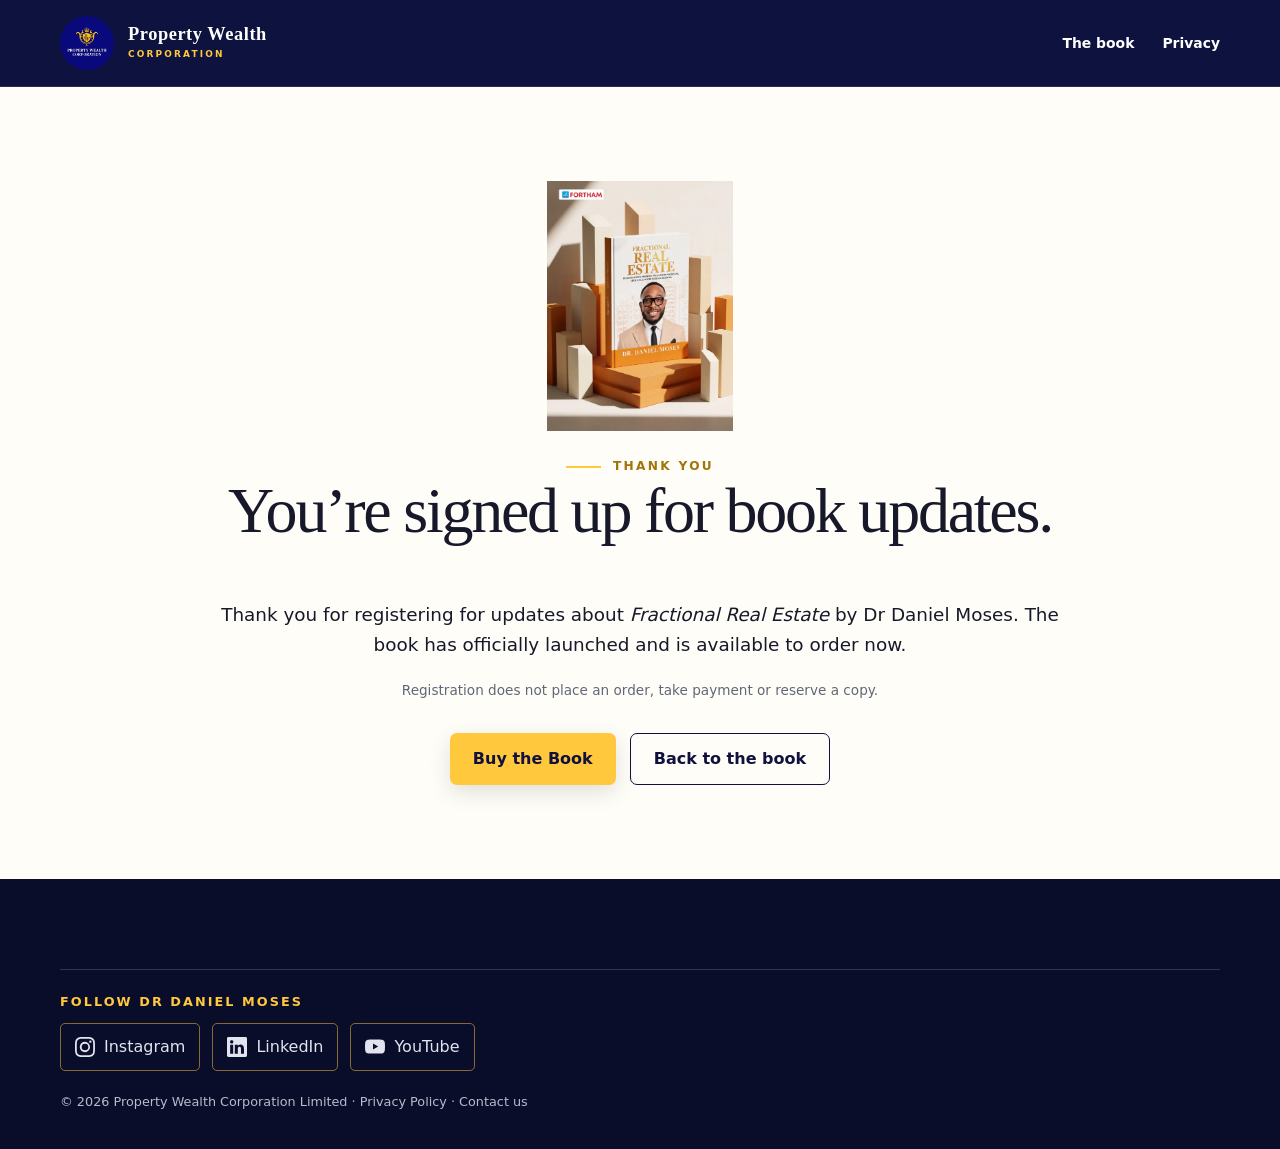
<file: thank-you/index.html>
<!doctype html><html lang="en"><head><meta charset="utf-8"><meta name="viewport" content="width=device-width,initial-scale=1"><meta name="robots" content="noindex"><title>Thank You | Fractional Real Estate</title><link rel="icon" href="../assets/pwc-logo.jpg"><link rel="stylesheet" href="../styles.css"></head><body><a class="skip" href="#main">Skip to content</a><header class="site-header"><div class="wrap header-inner"><a class="brand" href="../"><img src="../assets/pwc-logo.jpg" alt="Property Wealth Corporation logo"><span>Property Wealth<small>CORPORATION</small></span></a><nav class="nav" aria-label="Primary navigation"><a href="../">The book</a><a href="../privacy-policy/">Privacy</a></nav></div></header><main id="main"><section class="section"><div class="wrap thank-you-card"><img src="../assets/book-cover.webp" alt="Fractional Real Estate book cover"><div class="eyebrow">Thank you</div><h1 style="font-size:clamp(2.8rem,5vw,5rem)">You’re signed up for book updates.</h1><p style="font-size:1.15rem">Thank you for registering for updates about <em>Fractional Real Estate</em> by Dr Daniel Moses. The book has officially launched and is available to order now.</p><p class="fine">Registration does not place an order, take payment or reserve a copy.</p><div class="actions" style="justify-content:center"><a class="btn" href="https://buy.stripe.com/8x228r2u41ne5BU0bfcAo0d">Buy the Book</a><a class="btn btn-outline" style="color:#10113d;border-color:#10113d" href="../">Back to the book</a></div></div></section></main><footer class="footer"><div class="wrap"><div class="footer-social"><h3>FOLLOW DR DANIEL MOSES</h3><nav class="social-links" aria-label="Dr Daniel Moses social media">
      <a href="https://www.instagram.com/dr.danielmoses/" target="_blank" rel="noopener noreferrer" aria-label="Dr Daniel Moses on Instagram (opens in a new tab)">
        <svg aria-hidden="true" focusable="false" viewBox="0 0 16 16" xmlns="http://www.w3.org/2000/svg"><path d="M8 0C5.829 0 5.556.01 4.703.048 3.85.088 3.269.222 2.76.42a3.9 3.9 0 0 0-1.417.923A3.9 3.9 0 0 0 .42 2.76C.222 3.268.087 3.85.048 4.7.01 5.555 0 5.827 0 8.001c0 2.172.01 2.444.048 3.297.04.852.174 1.433.372 1.942.205.526.478.972.923 1.417.444.445.89.719 1.416.923.51.198 1.09.333 1.942.372C5.555 15.99 5.827 16 8 16s2.444-.01 3.298-.048c.851-.04 1.434-.174 1.943-.372a3.9 3.9 0 0 0 1.416-.923c.445-.445.718-.891.923-1.417.197-.509.332-1.09.372-1.942C15.99 10.445 16 10.173 16 8s-.01-2.445-.048-3.299c-.04-.851-.175-1.433-.372-1.941a3.9 3.9 0 0 0-.923-1.417A3.9 3.9 0 0 0 13.24.42c-.51-.198-1.092-.333-1.943-.372C10.443.01 10.172 0 7.998 0zm-.717 1.442h.718c2.136 0 2.389.007 3.232.046.78.035 1.204.166 1.486.275.373.145.64.319.92.599s.453.546.598.92c.11.281.24.705.275 1.485.039.843.047 1.096.047 3.231s-.008 2.389-.047 3.232c-.035.78-.166 1.203-.275 1.485a2.5 2.5 0 0 1-.599.919c-.28.28-.546.453-.92.598-.28.11-.704.24-1.485.276-.843.038-1.096.047-3.232.047s-2.39-.009-3.233-.047c-.78-.036-1.203-.166-1.485-.276a2.5 2.5 0 0 1-.92-.598 2.5 2.5 0 0 1-.6-.92c-.109-.281-.24-.705-.275-1.485-.038-.843-.046-1.096-.046-3.233s.008-2.388.046-3.231c.036-.78.166-1.204.276-1.486.145-.373.319-.64.599-.92s.546-.453.92-.598c.282-.11.705-.24 1.485-.276.738-.034 1.024-.044 2.515-.045zm4.988 1.328a.96.96 0 1 0 0 1.92.96.96 0 0 0 0-1.92m-4.27 1.122a4.109 4.109 0 1 0 0 8.217 4.109 4.109 0 0 0 0-8.217m0 1.441a2.667 2.667 0 1 1 0 5.334 2.667 2.667 0 0 1 0-5.334"/></svg>
        <span>Instagram</span>
      </a>
      <a href="https://www.linkedin.com/in/drdanielmoses/" target="_blank" rel="noopener noreferrer" aria-label="Dr Daniel Moses on LinkedIn (opens in a new tab)">
        <svg aria-hidden="true" focusable="false" viewBox="0 0 16 16" xmlns="http://www.w3.org/2000/svg"><path d="M0 1.146C0 .513.526 0 1.175 0h13.65C15.474 0 16 .513 16 1.146v13.708c0 .633-.526 1.146-1.175 1.146H1.175C.526 16 0 15.487 0 14.854zm4.943 12.248V6.169H2.542v7.225zm-1.2-8.212c.837 0 1.358-.554 1.358-1.248-.015-.709-.52-1.248-1.342-1.248S2.4 3.226 2.4 3.934c0 .694.521 1.248 1.327 1.248zm4.908 8.212V9.359c0-.216.016-.432.08-.586.173-.431.568-.878 1.232-.878.869 0 1.216.662 1.216 1.634v3.865h2.401V9.25c0-2.22-1.184-3.252-2.764-3.252-1.274 0-1.845.7-2.165 1.193v.025h-.016l.016-.025V6.169h-2.4c.03.678 0 7.225 0 7.225z"/></svg>
        <span>LinkedIn</span>
      </a>
      <a href="https://www.youtube.com/@DrDanielMoses" target="_blank" rel="noopener noreferrer" aria-label="Dr Daniel Moses on YouTube (opens in a new tab)">
        <svg aria-hidden="true" focusable="false" viewBox="0 0 16 16" xmlns="http://www.w3.org/2000/svg"><path d="M8.051 1.999h.089c.822.003 4.987.033 6.11.335a2.01 2.01 0 0 1 1.415 1.42c.101.38.172.883.22 1.402l.01.104.022.26.008.104c.065.914.073 1.77.074 1.957v.075c-.001.194-.01 1.108-.082 2.06l-.008.105-.009.104c-.05.572-.124 1.14-.235 1.558a2.01 2.01 0 0 1-1.415 1.42c-1.16.312-5.569.334-6.18.335h-.142c-.309 0-1.587-.006-2.927-.052l-.17-.006-.087-.004-.171-.007-.171-.007c-1.11-.049-2.167-.128-2.654-.26a2.01 2.01 0 0 1-1.415-1.419c-.111-.417-.185-.986-.235-1.558L.09 9.82l-.008-.104A31 31 0 0 1 0 7.68v-.123c.002-.215.01-.958.064-1.778l.007-.103.003-.052.008-.104.022-.26.01-.104c.048-.519.119-1.023.22-1.402a2.01 2.01 0 0 1 1.415-1.42c.487-.13 1.544-.21 2.654-.26l.17-.007.172-.006.086-.003.171-.007A100 100 0 0 1 7.858 2zM6.4 5.209v4.818l4.157-2.408z"/></svg>
        <span>YouTube</span>
      </a>
    </nav></div><div class="footer-bottom" style="border:0;margin:0">© 2026 Property Wealth Corporation Limited · <a href="../privacy-policy/">Privacy Policy</a> · <a href="mailto:admin@propertywealthcorp.com">Contact us</a></div></div></footer></body></html>
</file>
<file: styles.css>
:root{--navy:#0d123f;--navy2:#17236e;--gold:#ffc83d;--cream:#fffdf8;--ink:#17182a;--muted:#626777;--line:#e8e4d9;--serif:Georgia,'Times New Roman',serif;--sans:Inter,ui-sans-serif,system-ui,-apple-system,BlinkMacSystemFont,'Segoe UI',sans-serif}*{box-sizing:border-box}html{scroll-behavior:smooth}body{margin:0;background:var(--cream);color:var(--ink);font:16px/1.65 var(--sans)}img{max-width:100%;display:block}a{color:inherit}h1,h2,h3,p{margin-top:0}h1,h2,h3{line-height:1.1}h1,h2{font-family:var(--serif);font-weight:500;letter-spacing:-.035em}h1{font-size:clamp(3.1rem,6vw,5.85rem)}h2{font-size:clamp(2.5rem,4.2vw,4.4rem)}h3{font-size:1.23rem}.wrap{width:min(1160px,calc(100% - 40px));margin:auto}.skip{position:absolute;left:-9999px;top:8px;background:#fff;padding:8px;z-index:20}.skip:focus{left:8px}.site-header{background:var(--navy);color:white;border-bottom:1px solid rgba(255,255,255,.12)}.header-inner{min-height:86px;display:flex;align-items:center;justify-content:space-between;gap:28px}.brand{display:flex;align-items:center;gap:14px;text-decoration:none;font-family:var(--serif);font-weight:bold;line-height:1.03;letter-spacing:.03em;font-size:1.15rem}.brand img{width:54px;height:54px;object-fit:cover;border-radius:50%}.brand small{display:block;font:700 .56rem/1.5 var(--sans);letter-spacing:.24em;color:var(--gold);margin-top:4px}.nav{display:flex;align-items:center;gap:28px;font-weight:700;font-size:.87rem}.nav a{text-decoration:none}.nav a:hover,.nav a:focus-visible{text-decoration:underline}.btn{display:inline-flex;justify-content:center;align-items:center;gap:10px;min-height:52px;padding:13px 23px;border-radius:7px;background:var(--gold);color:#10113d;text-decoration:none;font-weight:800;line-height:1.2;box-shadow:0 7px 22px rgba(0,0,0,.12);transition:transform .2s,background .2s}.btn:hover{transform:translateY(-2px);background:#ffd665}.btn-outline{background:transparent;color:white;border:1px solid rgba(255,255,255,.55);box-shadow:none}.btn-outline:hover{background:rgba(255,255,255,.1)}.nav .btn{min-height:44px;padding:10px 18px}.eyebrow{font-size:.76rem;font-weight:800;letter-spacing:.19em;text-transform:uppercase;color:#a07509}.eyebrow:before{content:'';display:inline-block;width:35px;height:2px;background:var(--gold);vertical-align:middle;margin-right:12px}.hero{background:radial-gradient(circle at 85% 22%,#253689 0,transparent 35%),linear-gradient(130deg,#0a0e31,var(--navy) 58%,#18266b);color:#fff;overflow:hidden}.hero-grid{display:grid;grid-template-columns:1fr .86fr;gap:5vw;align-items:center;min-height:690px;padding:72px 0 86px}.hero .eyebrow{color:#ffdb7b}.hero h1{margin:30px 0 24px}.hero h1 em{color:var(--gold);font-weight:400}.hero p.lead{font-size:1.2rem;color:#d4d6e2;max-width:610px}.actions{display:flex;gap:14px;flex-wrap:wrap;margin-top:32px}.hero-note{display:block;margin-top:22px;color:#bfc4da;font-size:.86rem}.book-display{position:relative}.book-display:before{content:'';position:absolute;inset:5% -4%;border:1px solid rgba(255,200,61,.4);transform:rotate(3deg)}.book-display img{position:relative;width:100%;max-height:620px;object-fit:contain;box-shadow:0 28px 70px rgba(0,0,0,.3)}.book-chip{position:absolute;right:-18px;bottom:32px;background:#fff;color:var(--navy);padding:18px 22px;border-left:5px solid var(--gold);box-shadow:0 15px 35px rgba(0,0,0,.16);font-weight:800;line-height:1.4;max-width:210px}.section{padding:94px 0}.section-intro{max-width:760px;margin-bottom:42px}.section-intro p:last-child{font-size:1.1rem;color:var(--muted)}.cream{background:#f7f3ea}.split{display:grid;grid-template-columns:1fr 1fr;align-items:center;gap:7vw}.prose{font-size:1.1rem;color:#444859}.prose p{margin-bottom:18px}.quote{font:italic clamp(1.7rem,3vw,2.7rem)/1.2 var(--serif);color:var(--navy);padding-left:24px;border-left:3px solid var(--gold)}.photo-frame{border-radius:4px;overflow:hidden;box-shadow:0 22px 50px rgba(18,22,45,.15)}.photo-frame img{width:100%;height:100%;max-height:540px;object-fit:cover}.cards{display:grid;grid-template-columns:repeat(4,1fr);gap:17px}.card{background:#fff;padding:29px;border:1px solid var(--line);border-top:4px solid var(--gold);min-height:215px}.card span{display:block;color:#bd8714;font-weight:800;font-size:.83rem;margin-bottom:26px}.card p{color:var(--muted);margin-bottom:0}.dark{background:var(--navy);color:white}.dark .eyebrow{color:#ffdc86}.dark .prose,.dark .section-intro p:last-child{color:#cbd0e0}.book-list{display:grid;grid-template-columns:1fr 1fr;gap:0 34px;list-style:none;padding:0;margin:28px 0 0}.book-list li{padding:21px 0;border-top:1px solid rgba(255,255,255,.25);font-size:1.08rem}.book-list b{display:block;color:var(--gold);font-size:.78rem;letter-spacing:.13em;margin-bottom:5px}.book-side img{max-height:590px;margin:auto;object-fit:contain}.image-strip{display:grid;grid-template-columns:1.1fr .9fr 1.1fr;gap:14px}.image-strip img{width:100%;height:285px;object-fit:cover}.fine{font-size:.85rem;color:var(--muted)}.cta-band{padding:72px 0;background:#ffc83d;color:#11123f}.cta-band .split{grid-template-columns:1.5fr auto}.cta-band h2{margin-bottom:12px}.cta-band .btn{background:var(--navy);color:#fff}.footer{background:#090d2a;color:#e1e3ee;padding:55px 0 26px}.footer-grid{display:grid;grid-template-columns:2fr 1fr 1fr;gap:35px}.footer h3{color:var(--gold);font:800 .8rem var(--sans);letter-spacing:.16em}.footer a{display:inline-block;margin-bottom:10px;text-decoration:none}.footer a:hover{text-decoration:underline}.footer .brand{margin-bottom:18px}.footer-bottom{border-top:1px solid rgba(255,255,255,.16);margin-top:35px;padding-top:20px;font-size:.8rem;color:#b7bbcc}.subhero{background:var(--navy);color:white;padding:75px 0}.subhero .eyebrow{color:#ffdc86}.subhero h1{max-width:900px;margin:22px 0}.subhero p{max-width:760px;color:#d0d4e4;font-size:1.12rem}.form-layout{display:grid;grid-template-columns:.72fr 1.28fr;gap:42px;align-items:start}.form-aside{position:sticky;top:24px}.form-aside img{width:100%;max-height:440px;object-fit:contain}.form-panel{background:white;border:1px solid var(--line);padding:18px;box-shadow:0 18px 45px rgba(10,16,45,.1)}.form-panel iframe{width:100%;height:1360px;border:0;display:block}.notice{background:#f7f3ea;border-left:4px solid var(--gold);padding:18px 21px;font-size:.9rem}.notice a{font-weight:700}.thank-you-card{max-width:850px;margin:auto;text-align:center}.thank-you-card img{height:250px;width:auto;margin:0 auto 25px}.policy{display:grid;grid-template-columns:240px 1fr;gap:65px;align-items:start}.policy-nav{position:sticky;top:25px;background:#f7f3ea;padding:22px}.policy-nav a{display:block;padding:6px 0;font-size:.9rem}.policy-content section{padding:25px 0;border-top:1px solid var(--line)}.policy-content h2{font-size:2rem}.policy-content p,.policy-content li{color:#45495a}.policy-content ul{padding-left:22px}.legal-small{font-size:.84rem;color:#707587}@media(max-width:850px){.nav{gap:13px;flex-wrap:wrap;justify-content:flex-end}.nav a:not(.btn){display:none}.hero-grid,.split,.form-layout,.policy{grid-template-columns:1fr}.hero-grid{padding:60px 0}.book-display{max-width:520px;margin:auto}.cards{grid-template-columns:repeat(2,1fr)}.book-side{order:-1}.footer-grid{grid-template-columns:1fr 1fr}.policy-nav,.form-aside{position:static}.form-aside img{max-height:320px}}@media(max-width:580px){.wrap{width:min(100% - 28px,1160px)}.header-inner{min-height:75px}.brand{font-size:.95rem}.brand img{width:46px;height:46px}.nav .btn{font-size:.75rem;padding:9px 10px}.hero-grid{gap:35px;padding:48px 0 70px}.book-chip{right:-5px;bottom:10px;padding:10px;font-size:.8rem}.section{padding:66px 0}.cards,.book-list,.image-strip,.footer-grid,.cta-band .split{grid-template-columns:1fr}.image-strip img{height:230px}.form-panel{padding:5px}.form-panel iframe{height:1520px}.footer{padding-top:45px}}
.footer-social{border-top:1px solid rgba(255,255,255,.16);margin-top:35px;padding-top:24px}.footer-social h3{margin-bottom:14px}.social-links{display:flex;gap:12px;flex-wrap:wrap}.footer .social-links a{display:inline-flex;align-items:center;gap:9px;min-height:44px;padding:10px 14px;margin:0;border:1px solid rgba(255,200,61,.5);border-radius:5px;text-decoration:none}.footer .social-links a:hover{background:rgba(255,200,61,.13);text-decoration:none}.footer .social-links a:focus-visible{outline:3px solid var(--gold);outline-offset:3px}.social-links svg{width:20px;height:20px;flex:none;fill:currentColor}
</file>
